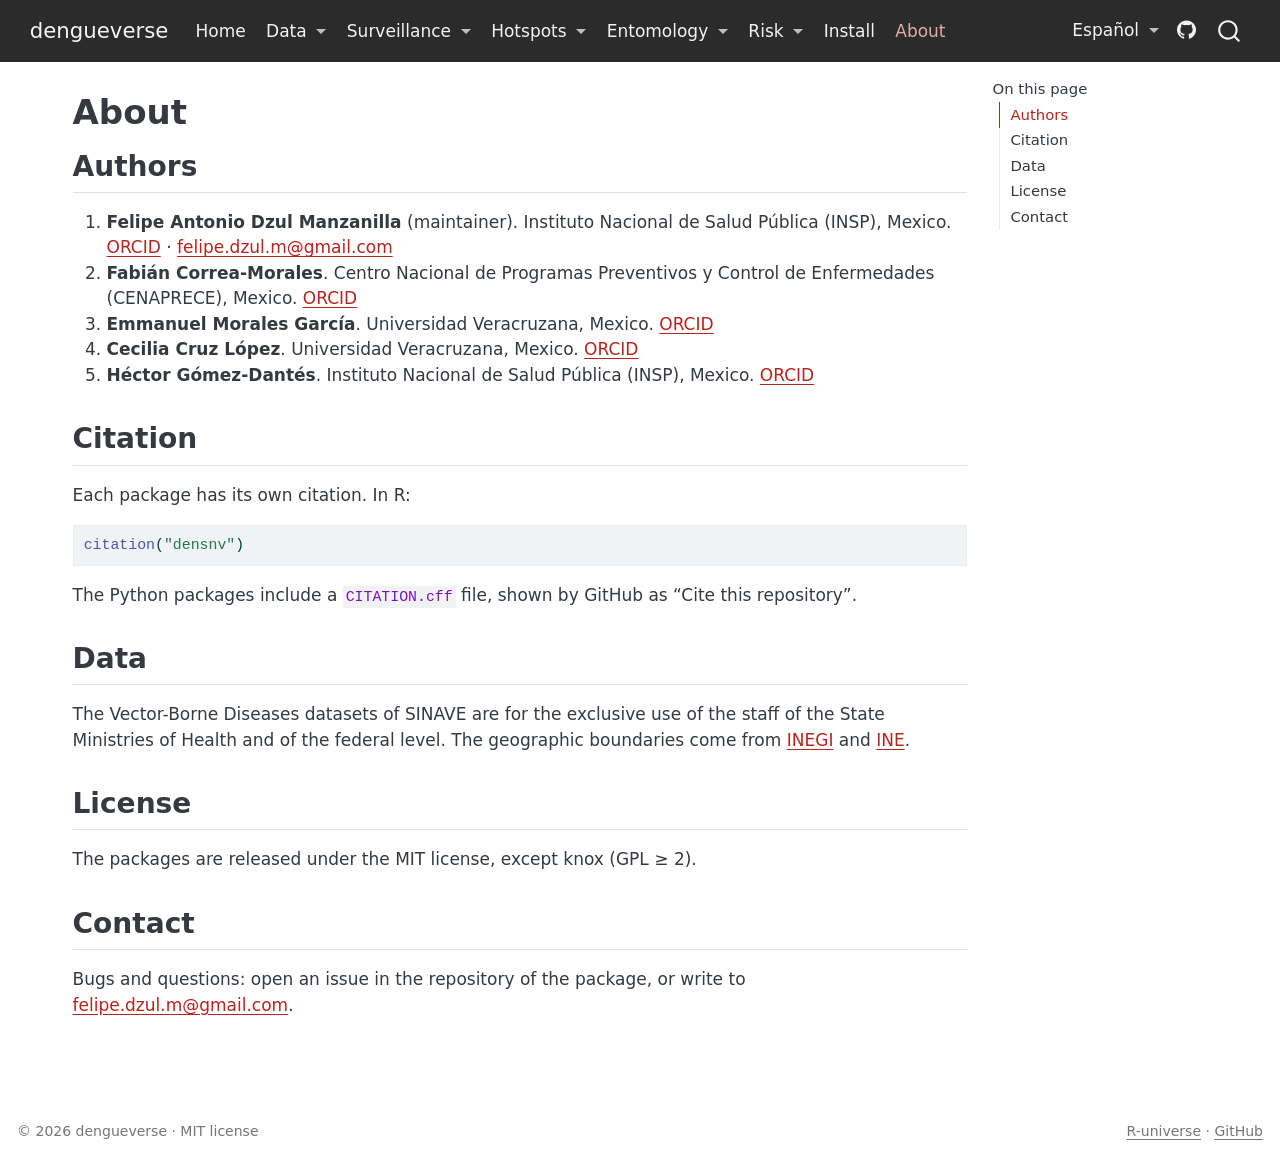
<file: about.html>
<!DOCTYPE html>
<html xmlns="http://www.w3.org/1999/xhtml" lang="en" xml:lang="en"><head>

<meta charset="utf-8">
<meta name="generator" content="quarto-1.11.9">

<meta name="viewport" content="width=device-width, initial-scale=1.0, user-scalable=yes">


<title>About – dengueverse</title>
<style>
/* Default styles provided by pandoc.
** See https://pandoc.org/MANUAL.html#variables-for-html for config info.
*/
span.smallcaps{font-variant: small-caps;}
div.columns{display: flex; gap: 1.5em;}
div.column{flex: auto;}
@media screen {
div.columns{gap: min(4vw, 1.5em);}
div.column{overflow-x: auto;}
}
div.hanging-indent{margin-left: 1.5em; text-indent: -1.5em;}
ul.task-list{list-style: none;}
ul.task-list li input[type="checkbox"] {
  width: 0.8em;
  margin: 0 0.8em 0.2em -1em; /* quarto-specific, see https://github.com/quarto-dev/quarto-cli/issues/4556 */ 
  vertical-align: middle;
}
/* CSS for syntax highlighting */
html { -webkit-text-size-adjust: 100%; }
pre > code.sourceCode { white-space: pre; position: relative; }
pre > code.sourceCode > span { display: inline-block; line-height: 1.25; }
pre > code.sourceCode > span:empty { height: 1.2em; }
.sourceCode { overflow: visible; }
code.sourceCode > span { color: inherit; text-decoration: inherit; }
div.sourceCode { margin: 1em 0; }
pre.sourceCode { margin: 0; }
@media screen {
div.sourceCode { overflow: auto; }
}
@media print {
pre > code.sourceCode { white-space: pre-wrap; }
pre > code.sourceCode > span { text-indent: -5em; padding-left: 5em; }
}
pre.numberSource code
  { counter-reset: source-line 0; }
pre.numberSource code > span
  { position: relative; left: -4em; counter-increment: source-line; }
pre.numberSource code > span > a:first-child::before
  { content: counter(source-line);
    position: relative; left: -1em; text-align: right; vertical-align: baseline;
    border: none; display: inline-block;
    -webkit-touch-callout: none; -webkit-user-select: none;
    -khtml-user-select: none; -moz-user-select: none;
    -ms-user-select: none; user-select: none;
    padding: 0 4px; width: 4em;
  }
pre.numberSource { margin-left: 3em;  padding-left: 4px; }
div.sourceCode
  {   }
@media screen {
pre > code.sourceCode > span > a:first-child::before { text-decoration: underline; }
}
</style>


<script src="site_libs/quarto-nav/quarto-nav.js"></script>
<script src="site_libs/quarto-nav/headroom.min.js"></script>
<script src="site_libs/clipboard/clipboard.min.js"></script>
<script src="site_libs/quarto-search/autocomplete.umd.js"></script>
<script src="site_libs/quarto-search/fuse.min.js"></script>
<script src="site_libs/quarto-search/quarto-search.js"></script>
<meta name="quarto:offset" content="./">
<script src="site_libs/quarto-html/quarto.js" type="module"></script>
<script src="site_libs/quarto-html/tabsets/tabsets.js" type="module"></script>
<script src="site_libs/quarto-html/scrollable-regions/scrollable-regions.js" type="module"></script>
<script src="site_libs/quarto-html/popper.min.js"></script>
<script src="site_libs/quarto-html/tippy.umd.min.js"></script>
<script src="site_libs/quarto-html/anchor.min.js"></script>
<link href="site_libs/quarto-html/tippy.css" rel="stylesheet">
<link href="site_libs/quarto-html/quarto-syntax-highlighting-63b5708e65d6cd79cd7618c58d0c21e7.css" rel="stylesheet" id="quarto-text-highlighting-styles">
<script src="site_libs/bootstrap/bootstrap.min.js"></script>
<link href="site_libs/bootstrap/bootstrap-icons.css" rel="stylesheet">
<link href="site_libs/bootstrap/bootstrap-2d8e028afc410ef284fb67275816c363.min.css" rel="stylesheet" append-hash="true" id="quarto-bootstrap" data-mode="light">
<script id="quarto-search-options" type="application/json">{
  "location": "navbar",
  "copy-button": false,
  "collapse-after": 3,
  "panel-placement": "end",
  "type": "overlay",
  "limit": 50,
  "keyboard-shortcut": [
    "f",
    "/",
    "s"
  ],
  "show-item-context": false,
  "language": {
    "search-no-results-text": "No results",
    "search-matching-documents-text": "matching documents",
    "search-copy-link-title": "Copy link to search",
    "search-hide-matches-text": "Hide additional matches",
    "search-more-match-text": "more match in this document",
    "search-more-matches-text": "more matches in this document",
    "search-clear-button-title": "Clear",
    "search-text-placeholder": "",
    "search-detached-cancel-button-title": "Cancel",
    "search-submit-button-title": "Submit",
    "search-label": "Search"
  }
}</script>


<meta property="og:title" content="About – dengueverse">
<meta property="og:description" content="R and Python packages for the analysis of dengue transmission and the operational decisions of the dengue prevention and control program in Mexico.">
<meta property="og:site_name" content="dengueverse">
</head>

<body class="nav-fixed quarto-light"><a id="quarto-skip-link" class="visually-hidden-focusable" href="#quarto-document-content">Skip to main content</a>

<div id="quarto-search-results"></div>
  <header id="quarto-header" class="headroom fixed-top">
    <nav class="navbar navbar-expand-lg " data-bs-theme="dark" aria-label="Site">
      <div class="navbar-container container-fluid">
      <div class="navbar-brand-container mx-auto">
    <a class="navbar-brand" href="./index.html">
    <span class="navbar-title">dengueverse</span>
    </a>
  </div>
          <button class="navbar-toggler" type="button" data-bs-toggle="collapse" data-bs-target="#navbarCollapse" aria-controls="navbarCollapse" aria-expanded="false" aria-label="Toggle navigation" onclick="if (window.quartoToggleHeadroom) { window.quartoToggleHeadroom(); }">
  <span class="navbar-toggler-icon"></span>
</button>
          <div class="collapse navbar-collapse" id="navbarCollapse">
            <ul class="navbar-nav navbar-nav-scroll me-auto">
  <li class="nav-item">
    <a class="nav-link" href="./index.html"> 
<span class="menu-text">Home</span></a>
  </li>  
  <li class="nav-item dropdown ">
    <a class="nav-link dropdown-toggle" href="#" id="nav-menu-data" role="link" data-bs-toggle="dropdown" aria-expanded="false">
 <span class="menu-text">Data</span>
    </a>
    <ul class="dropdown-menu" aria-labelledby="nav-menu-data">    
        <li>
    <a class="dropdown-item" href="https://github.com/fdzul/sinave">
 <span class="dropdown-text">sinave</span></a>
  </li>  
        <li>
    <a class="dropdown-item" href="https://fdzul.github.io/rgeomex/">
 <span class="dropdown-text">rgeomex</span></a>
  </li>  
        <li>
    <a class="dropdown-item" href="https://fdzul.github.io/rgeomex-py/">
 <span class="dropdown-text">rgeomex-py (Python)</span></a>
  </li>  
        <li>
    <a class="dropdown-item" href="https://fdzul.github.io/popmex/">
 <span class="dropdown-text">popmex</span></a>
  </li>  
        <li>
    <a class="dropdown-item" href="https://fdzul.github.io/denguedatasets/">
 <span class="dropdown-text">denguedatasets</span></a>
  </li>  
        <li>
    <a class="dropdown-item" href="https://fdzul.github.io/denguedatasets-py/">
 <span class="dropdown-text">denguedatasets-py (Python)</span></a>
  </li>  
        <li>
    <a class="dropdown-item" href="https://github.com/fdzul/ewarsmx">
 <span class="dropdown-text">ewarsmx</span></a>
  </li>  
        <li>
    <a class="dropdown-item" href="https://github.com/fdzul/climex">
 <span class="dropdown-text">climex (Python)</span></a>
  </li>  
    </ul>
  </li>
  <li class="nav-item dropdown ">
    <a class="nav-link dropdown-toggle" href="#" id="nav-menu-surveillance" role="link" data-bs-toggle="dropdown" aria-expanded="false">
 <span class="menu-text">Surveillance</span>
    </a>
    <ul class="dropdown-menu" aria-labelledby="nav-menu-surveillance">    
        <li>
    <a class="dropdown-item" href="https://fdzul.github.io/densnv/">
 <span class="dropdown-text">densnv</span></a>
  </li>  
        <li>
    <a class="dropdown-item" href="https://fdzul.github.io/densnv-py/">
 <span class="dropdown-text">densnv-py (Python)</span></a>
  </li>  
        <li>
    <a class="dropdown-item" href="https://github.com/fdzul/vectoRcontrol">
 <span class="dropdown-text">vectoRcontrol</span></a>
  </li>  
        <li>
    <a class="dropdown-item" href="https://github.com/fdzul/epifeatures">
 <span class="dropdown-text">epifeatures</span></a>
  </li>  
        <li>
    <a class="dropdown-item" href="https://github.com/fdzul/boldenr">
 <span class="dropdown-text">boldenr (legacy)</span></a>
  </li>  
    </ul>
  </li>
  <li class="nav-item dropdown ">
    <a class="nav-link dropdown-toggle" href="#" id="nav-menu-hotspots" role="link" data-bs-toggle="dropdown" aria-expanded="false">
 <span class="menu-text">Hotspots</span>
    </a>
    <ul class="dropdown-menu" aria-labelledby="nav-menu-hotspots">    
        <li>
    <a class="dropdown-item" href="https://fdzul.github.io/denhotspots/">
 <span class="dropdown-text">denhotspots</span></a>
  </li>  
        <li>
    <a class="dropdown-item" href="https://github.com/fdzul/knox">
 <span class="dropdown-text">knox</span></a>
  </li>  
    </ul>
  </li>
  <li class="nav-item dropdown ">
    <a class="nav-link dropdown-toggle" href="#" id="nav-menu-entomology" role="link" data-bs-toggle="dropdown" aria-expanded="false">
 <span class="menu-text">Entomology</span>
    </a>
    <ul class="dropdown-menu" aria-labelledby="nav-menu-entomology">    
        <li>
    <a class="dropdown-item" href="https://fdzul.github.io/deneggs/">
 <span class="dropdown-text">deneggs</span></a>
  </li>  
    </ul>
  </li>
  <li class="nav-item dropdown ">
    <a class="nav-link dropdown-toggle" href="#" id="nav-menu-risk" role="link" data-bs-toggle="dropdown" aria-expanded="false">
 <span class="menu-text">Risk</span>
    </a>
    <ul class="dropdown-menu" aria-labelledby="nav-menu-risk">    
        <li>
    <a class="dropdown-item" href="https://fdzul.github.io/denrisk/">
 <span class="dropdown-text">denrisk</span></a>
  </li>  
        <li>
    <a class="dropdown-item" href="https://github.com/fdzul/dengueriskcdmx">
 <span class="dropdown-text">dengueriskcdmx</span></a>
  </li>  
        <li>
    <a class="dropdown-item" href="https://fdzul.github.io/dengueriskcdmx-py/">
 <span class="dropdown-text">dengueriskcdmx-py (Python)</span></a>
  </li>  
    </ul>
  </li>
  <li class="nav-item">
    <a class="nav-link" href="./install.html"> 
<span class="menu-text">Install</span></a>
  </li>  
  <li class="nav-item">
    <a class="nav-link active" href="./about.html" aria-current="page"> 
<span class="menu-text">About</span></a>
  </li>  
</ul>
            <ul class="navbar-nav navbar-nav-scroll ms-auto">
  <li class="nav-item dropdown ">
    <a class="nav-link dropdown-toggle" href="#" id="nav-menu-español" role="link" data-bs-toggle="dropdown" aria-expanded="false">
 <span class="menu-text">Español</span>
    </a>
    <ul class="dropdown-menu dropdown-menu-end" aria-labelledby="nav-menu-español">    
        <li>
    <a class="dropdown-item" href="./es/index.html">
 <span class="dropdown-text">Inicio</span></a>
  </li>  
        <li>
    <a class="dropdown-item" href="./es/instalacion.html">
 <span class="dropdown-text">Instalación</span></a>
  </li>  
        <li>
    <a class="dropdown-item" href="./es/acerca.html">
 <span class="dropdown-text">Acerca de</span></a>
  </li>  
    </ul>
  </li>
  <li class="nav-item compact">
    <a class="nav-link" href="https://github.com/fdzul/dengueverse"> <i class="bi bi-github" role="img" aria-label="GitHub">
</i> 
<span class="menu-text"></span></a>
  </li>  
</ul>
          </div> <!-- /navcollapse -->
            <div class="quarto-navbar-tools">
</div>
            <div id="quarto-search" class="" title="Search"></div>
      </div> <!-- /container-fluid -->
    </nav>
</header>
<!-- content -->
<div id="quarto-content" class="quarto-container page-columns page-rows-contents page-layout-full page-navbar">
<!-- sidebar -->
<!-- margin-sidebar -->
    <div id="quarto-margin-sidebar" class="sidebar margin-sidebar">
        <nav id="TOC" role="doc-toc" aria-labelledby="toc-title" class="toc-active">
    <h2 id="toc-title">On this page</h2>
   
  <ul>
  <li><a href="#authors" id="toc-authors" class="nav-link active" data-scroll-target="#authors">Authors</a></li>
  <li><a href="#citation" id="toc-citation" class="nav-link" data-scroll-target="#citation">Citation</a></li>
  <li><a href="#data" id="toc-data" class="nav-link" data-scroll-target="#data">Data</a></li>
  <li><a href="#license" id="toc-license" class="nav-link" data-scroll-target="#license">License</a></li>
  <li><a href="#contact" id="toc-contact" class="nav-link" data-scroll-target="#contact">Contact</a></li>
  </ul>
</nav>
    </div>
<!-- main -->
<main class="content column-page-left" id="quarto-document-content" tabindex="-1">

<header id="title-block-header" class="quarto-title-block default">
<div class="quarto-title">
<h1 class="title">About</h1>
</div>



<div class="quarto-title-meta column-page-left">

    
  
    
  </div>
  


</header>


<section id="authors" class="level2">
<h2 class="anchored" data-anchor-id="authors">Authors</h2>
<ol type="1">
<li><strong>Felipe Antonio Dzul Manzanilla</strong> (maintainer). Instituto Nacional de Salud Pública (INSP), Mexico. <a href="https://orcid.org/0000-0002-2085-9141">ORCID</a> · <a href="mailto:felipe.dzul.m@gmail.com" class="email">felipe.dzul.m@gmail.com</a></li>
<li><strong>Fabián Correa-Morales</strong>. Centro Nacional de Programas Preventivos y Control de Enfermedades (CENAPRECE), Mexico. <a href="https://orcid.org/0000-0002-6193-1242">ORCID</a></li>
<li><strong>Emmanuel Morales García</strong>. Universidad Veracruzana, Mexico. <a href="https://orcid.org/0000-0002-6837-9227">ORCID</a></li>
<li><strong>Cecilia Cruz López</strong>. Universidad Veracruzana, Mexico. <a href="https://orcid.org/0000-0002-9156-5669">ORCID</a></li>
<li><strong>Héctor Gómez-Dantés</strong>. Instituto Nacional de Salud Pública (INSP), Mexico. <a href="https://orcid.org/0000-0002-2025-3641">ORCID</a></li>
</ol>
</section>
<section id="citation" class="level2">
<h2 class="anchored" data-anchor-id="citation">Citation</h2>
<p>Each package has its own citation. In R:</p>
<div class="code-copy-outer-scaffold"><div class="sourceCode" id="cb1"><pre class="sourceCode r code-with-copy"><code class="sourceCode r"><span id="cb1-1"><a href="#cb1-1" aria-hidden="true" tabindex="-1"></a><span class="fu">citation</span>(<span class="st">"densnv"</span>)</span></code></pre></div><button title="Copy to Clipboard" class="code-copy-button"><i class="bi"></i></button></div>
<p>The Python packages include a <code>CITATION.cff</code> file, shown by GitHub as “Cite this repository”.</p>
</section>
<section id="data" class="level2">
<h2 class="anchored" data-anchor-id="data">Data</h2>
<p>The Vector-Borne Diseases datasets of SINAVE are for the exclusive use of the staff of the State Ministries of Health and of the federal level. The geographic boundaries come from <a href="https://www.inegi.org.mx/temas/mg">INEGI</a> and <a href="https://pautas.ine.mx/transparencia/mapas/">INE</a>.</p>
</section>
<section id="license" class="level2">
<h2 class="anchored" data-anchor-id="license">License</h2>
<p>The packages are released under the MIT license, except knox (GPL ≥ 2).</p>
</section>
<section id="contact" class="level2">
<h2 class="anchored" data-anchor-id="contact">Contact</h2>
<p>Bugs and questions: open an issue in the repository of the package, or write to <a href="mailto:felipe.dzul.m@gmail.com" class="email">felipe.dzul.m@gmail.com</a>.</p>


</section>

<a onclick="window.scrollTo(0, 0); return false;" role="button" id="quarto-back-to-top"><i class="bi bi-arrow-up"></i> Back to top</a></main> <!-- /main -->
<script id="quarto-html-after-body" type="application/javascript">
  window.document.addEventListener("DOMContentLoaded", function (event) {
    const icon = "";
    const anchorJS = new window.AnchorJS();
    anchorJS.options = {
      placement: 'right',
      icon: icon
    };
    anchorJS.add('.anchored');
    const isCodeAnnotation = (el) => {
      for (const clz of el.classList) {
        if (clz.startsWith('code-annotation-')) {                     
          return true;
        }
      }
      return false;
    }
    const onCopySuccess = function(e) {
      // button target
      const button = e.trigger;
      // don't keep focus
      button.blur();
      // flash "checked"
      button.classList.add('code-copy-button-checked');
      var currentTitle = button.getAttribute("title");
      button.setAttribute("title", "Copied!");
      let tooltip;
      if (window.bootstrap) {
        button.setAttribute("data-bs-toggle", "tooltip");
        button.setAttribute("data-bs-placement", "left");
        button.setAttribute("data-bs-title", "Copied!");
        tooltip = new bootstrap.Tooltip(button, 
          { trigger: "manual", 
            customClass: "code-copy-button-tooltip",
            offset: [0, -8]});
        tooltip.show();    
      }
      setTimeout(function() {
        if (tooltip) {
          tooltip.hide();
          button.removeAttribute("data-bs-title");
          button.removeAttribute("data-bs-toggle");
          button.removeAttribute("data-bs-placement");
        }
        button.setAttribute("title", currentTitle);
        button.classList.remove('code-copy-button-checked');
      }, 1000);
      // clear code selection
      e.clearSelection();
    }
    const getTextToCopy = function(trigger) {
      const outerScaffold = trigger.parentElement.cloneNode(true);
      const codeEl = outerScaffold.querySelector('code');
      for (const childEl of codeEl.children) {
        if (isCodeAnnotation(childEl)) {
          childEl.remove();
        }
      }
      return codeEl.innerText;
    }
    const clipboard = new window.ClipboardJS('.code-copy-button:not([data-in-quarto-modal])', {
      text: getTextToCopy
    });
    clipboard.on('success', onCopySuccess);
    if (window.document.getElementById('quarto-embedded-source-code-modal')) {
      const clipboardModal = new window.ClipboardJS('.code-copy-button[data-in-quarto-modal]', {
        text: getTextToCopy,
        container: window.document.getElementById('quarto-embedded-source-code-modal')
      });
      clipboardModal.on('success', onCopySuccess);
    }
      var localhostRegex = new RegExp(/^(?:http|https):\/\/localhost\:?[0-9]*\//);
      var mailtoRegex = new RegExp(/^mailto:/);
        var filterRegex = new RegExp("https:\/\/fdzul\.github\.io\/dengueverse\/");
      var isInternal = (href) => {
          return filterRegex.test(href) || localhostRegex.test(href) || mailtoRegex.test(href);
      }
      // Inspect non-navigation links and adorn them if external
      window.quartoDecorateExternalLinks = function (root) {
     var links = (root || window.document).querySelectorAll('a[href]:not(.nav-link):not(.navbar-brand):not(.toc-action):not(.sidebar-link):not(.sidebar-item-toggle):not(.pagination-link):not(.no-external):not([aria-hidden]):not(.dropdown-item):not(.quarto-navigation-tool):not(.about-link)');
      for (var i=0; i<links.length; i++) {
        const link = links[i];
        if (!isInternal(link.href)) {
          // undo the damage that might have been done by quarto-nav.js in the case of
          // links that we want to consider external
          if (link.dataset.originalHref !== undefined) {
            link.href = link.dataset.originalHref;
          }
          if (!link.classList.contains('no-external-icon')) {
          }
        }
      }
      };
      window.quartoDecorateExternalLinks(window.document);
    // Esc closes the popup (WCAG 1.4.13) and focus leaving both trigger and
    // popup closes it (WCAG 2.4.11); tippy handles neither for interactive popups.
    const hideOnEscAndFocusOut = {
      name: 'hideOnEscAndFocusOut',
      defaultValue: true,
      fn(instance) {
        const dismiss = () => {
          // A show scheduled by the trigger delay would otherwise reopen it
          instance.clearDelayTimeouts();
          instance.hide();
        };
        const onKeyDown = (event) => {
          if (event.key !== 'Escape') {
            return;
          }
          // Keep Esc from also reaching page handlers (e.g. reveal.js overview),
          // except an open reveal.js slide menu, which Esc should close too.
          // The menu handles keys only when its keyboard option is on.
          const menuHandlesEsc = window.Reveal?.getPlugin?.('menu')?.isOpen() &&
            window.Reveal.getConfig().menu?.keyboard !== false;
          if (!menuHandlesEsc) {
            event.stopPropagation();
          }
          if (instance.popper.contains(window.document.activeElement)) {
            // Disabled while refocusing so the focus trigger does not reopen it
            instance.disable();
            instance.reference.focus();
            instance.enable();
          }
          dismiss();
        };
        const onFocusOut = (event) => {
          const target = event.relatedTarget;
          if (target && !instance.reference.contains(target) &&
              !instance.popper.contains(target)) {
            dismiss();
          }
        };
        // On the trigger too: a click trigger (code-annotations: select) has no
        // blur handling. Attached for the instance's lifetime so leaving the
        // trigger also cancels a show still pending on the trigger delay.
        instance.reference.addEventListener('focusout', onFocusOut);
        return {
          onShow() {
            window.document.addEventListener('keydown', onKeyDown, true);
            instance.popper.addEventListener('focusout', onFocusOut);
          },
          onHide() {
            window.document.removeEventListener('keydown', onKeyDown, true);
            instance.popper.removeEventListener('focusout', onFocusOut);
          },
          onDestroy() {
            instance.reference.removeEventListener('focusout', onFocusOut);
          },
        };
      },
    };
    function tippyHover(el, contentFn, onTriggerFn, onUntriggerFn) {
      const config = {
        allowHTML: true,
        maxWidth: 500,
        delay: 100,
        arrow: false,
        appendTo: function(el) {
            return el.parentElement;
        },
        interactive: true,
        interactiveBorder: 10,
        theme: 'quarto',
        placement: 'bottom-start',
        plugins: [hideOnEscAndFocusOut],
      };
      if (contentFn) {
        config.content = contentFn;
      }
      if (onTriggerFn) {
        config.onTrigger = onTriggerFn;
      }
      if (onUntriggerFn) {
        config.onUntrigger = onUntriggerFn;
      }
      window.tippy(el, config); 
    }
    const noterefs = window.document.querySelectorAll('a[role="doc-noteref"]');
    for (var i=0; i<noterefs.length; i++) {
      const ref = noterefs[i];
      tippyHover(ref, function() {
        // use id or data attribute instead here
        let href = ref.getAttribute('data-footnote-href') || ref.getAttribute('href');
        try { href = new URL(href).hash; } catch {}
        const id = href.replace(/^#\/?/, "");
        const note = window.document.getElementById(id);
        if (note) {
          return note.innerHTML;
        } else {
          return "";
        }
      });
    }
    const xrefs = window.document.querySelectorAll('a.quarto-xref');
    const processXRef = (id, note) => {
      // Strip column container classes
      const stripColumnClz = (el) => {
        el.classList.remove("page-full", "page-columns");
        if (el.children) {
          for (const child of el.children) {
            stripColumnClz(child);
          }
        }
      }
      stripColumnClz(note)
      if (id === null || id.startsWith('sec-')) {
        // Special case sections, only their first couple elements
        const container = document.createElement("div");
        if (note.children && note.children.length > 2) {
          container.appendChild(note.children[0].cloneNode(true));
          for (let i = 1; i < note.children.length; i++) {
            const child = note.children[i];
            if (child.tagName === "P" && child.innerText === "") {
              continue;
            } else {
              container.appendChild(child.cloneNode(true));
              break;
            }
          }
          if (window.Quarto?.typesetMath) {
            window.Quarto.typesetMath(container);
          }
          return container.innerHTML
        } else {
          if (window.Quarto?.typesetMath) {
            window.Quarto.typesetMath(note);
          }
          return note.innerHTML;
        }
      } else {
        // Remove any anchor links if they are present
        const anchorLink = note.querySelector('a.anchorjs-link');
        if (anchorLink) {
          anchorLink.remove();
        }
        if (window.Quarto?.typesetMath) {
          window.Quarto.typesetMath(note);
        }
        if (note.classList.contains("callout")) {
          return note.outerHTML;
        } else {
          return note.innerHTML;
        }
      }
    }
    for (var i=0; i<xrefs.length; i++) {
      const xref = xrefs[i];
      tippyHover(xref, undefined, function(instance) {
        instance.disable();
        let url = xref.getAttribute('href');
        let hash = undefined; 
        if (url.startsWith('#')) {
          hash = url;
        } else {
          try { hash = new URL(url).hash; } catch {}
        }
        if (hash) {
          const id = hash.replace(/^#\/?/, "");
          const note = window.document.getElementById(id);
          if (note !== null) {
            try {
              const html = processXRef(id, note.cloneNode(true));
              instance.setContent(html);
            } finally {
              instance.enable();
              instance.show();
            }
          } else {
            // See if we can fetch this
            fetch(url.split('#')[0])
            .then(res => res.text())
            .then(html => {
              const parser = new DOMParser();
              const htmlDoc = parser.parseFromString(html, "text/html");
              const note = htmlDoc.getElementById(id);
              if (note !== null) {
                const html = processXRef(id, note);
                instance.setContent(html);
              } 
            }).finally(() => {
              instance.enable();
              instance.show();
            });
          }
        } else {
          // See if we can fetch a full url (with no hash to target)
          // This is a special case and we should probably do some content thinning / targeting
          fetch(url)
          .then(res => res.text())
          .then(html => {
            const parser = new DOMParser();
            const htmlDoc = parser.parseFromString(html, "text/html");
            const note = htmlDoc.querySelector('main.content');
            if (note !== null) {
              // This should only happen for chapter cross references
              // (since there is no id in the URL)
              // remove the first header
              if (note.children.length > 0 && note.children[0].tagName === "HEADER") {
                note.children[0].remove();
              }
              const html = processXRef(null, note);
              instance.setContent(html);
            } 
          }).finally(() => {
            instance.enable();
            instance.show();
          });
        }
      }, function(instance) {
      });
    }
        let selectedAnnoteEl;
        const selectorForAnnotation = ( cell, annotation) => {
          let cellAttr = 'data-code-cell="' + cell + '"';
          let lineAttr = 'data-code-annotation="' +  annotation + '"';
          const selector = 'span[' + cellAttr + '][' + lineAttr + ']';
          return selector;
        }
        const selectCodeLines = (annoteEl) => {
          const doc = window.document;
          const targetCell = annoteEl.getAttribute("data-target-cell");
          const targetAnnotation = annoteEl.getAttribute("data-target-annotation");
          const annoteSpan = window.document.querySelector(selectorForAnnotation(targetCell, targetAnnotation));
          const lines = annoteSpan.getAttribute("data-code-lines").split(",");
          const lineIds = lines.map((line) => {
            return targetCell + "-" + line;
          })
          // Each band is positioned against its own containing block, which is
          // not the offsetParent of the lines, so place it from client rects.
          const placeBand = (band, firstEl, lastEl, codeBlock) => {
            const container = band.offsetParent;
            if (container === null) {
              return;
            }
            const containerRect = container.getBoundingClientRect();
            // Reveal.js scales slides with a transform, so convert client
            // pixels back to the CSS pixels of the container.
            const scale = containerRect.height / container.offsetHeight || 1;
            const firstRect = firstEl.getBoundingClientRect();
            const lastRect = lastEl.getBoundingClientRect();
            const top = (firstRect.top - containerRect.top) / scale - container.clientTop + container.scrollTop;
            const height = (lastRect.bottom - firstRect.top) / scale;
            band.style.top = top - 2 + "px";
            band.style.height = height + 4 + "px";
            if (codeBlock) {
              // Without the copy button wrapper, the containing block is wider
              // than the code block, so span the code block explicitly.
              const blockRect = codeBlock.getBoundingClientRect();
              band.style.left = (blockRect.left - containerRect.left) / scale - container.clientLeft + container.scrollLeft + "px";
              band.style.width = blockRect.width / scale + "px";
            }
          };
          if (lineIds.length > 0) {
            const el = window.document.getElementById(lineIds[0]);
            const lastEl = window.document.getElementById(lineIds[lineIds.length - 1]);
            const parent = el.parentElement.parentElement;
            // cook up a div (if necessary) and position it
            let div = window.document.getElementById("code-annotation-line-highlight");
            if (div === null) {
              div = window.document.createElement("div");
              div.setAttribute("id", "code-annotation-line-highlight");
              div.style.position = 'absolute';
              parent.appendChild(div);
            }
            placeBand(div, el, lastEl, parent.closest("div.sourceCode") || parent);
            let gutterDiv = window.document.getElementById("code-annotation-line-highlight-gutter");
            if (gutterDiv === null) {
              gutterDiv = window.document.createElement("div");
              gutterDiv.setAttribute("id", "code-annotation-line-highlight-gutter");
              gutterDiv.style.position = 'absolute';
              const codeCell = window.document.getElementById(targetCell);
              const gutter = codeCell.querySelector('.code-annotation-gutter');
              gutter.appendChild(gutterDiv);
            }
            placeBand(gutterDiv, el, lastEl);
            selectedAnnoteEl = annoteEl;
          }
        };
        const unselectCodeLines = () => {
          const elementsIds = ["code-annotation-line-highlight", "code-annotation-line-highlight-gutter"];
          elementsIds.forEach((elId) => {
            const div = window.document.getElementById(elId);
            if (div) {
              div.remove();
            }
          });
          selectedAnnoteEl = undefined;
        };
          // Handle positioning of the toggle
      window.addEventListener(
        "resize",
        throttle(() => {
          elRect = undefined;
          if (selectedAnnoteEl) {
            selectCodeLines(selectedAnnoteEl);
          }
        }, 10)
      );
      function throttle(fn, ms) {
      let throttle = false;
      let timer;
        return (...args) => {
          if(!throttle) { // first call gets through
              fn.apply(this, args);
              throttle = true;
          } else { // all the others get throttled
              if(timer) clearTimeout(timer); // cancel #2
              timer = setTimeout(() => {
                fn.apply(this, args);
                timer = throttle = false;
              }, ms);
          }
        };
      }
        // Attach click handler to the DT
        const annoteDls = window.document.querySelectorAll('dt[data-target-cell]');
        for (const annoteDlNode of annoteDls) {
          annoteDlNode.addEventListener('click', (event) => {
            const clickedEl = event.target;
            if (clickedEl !== selectedAnnoteEl) {
              unselectCodeLines();
              const activeEl = window.document.querySelector('dt[data-target-cell].code-annotation-active');
              if (activeEl) {
                activeEl.classList.remove('code-annotation-active');
              }
              selectCodeLines(clickedEl);
              clickedEl.classList.add('code-annotation-active');
            } else {
              // Unselect the line
              unselectCodeLines();
              clickedEl.classList.remove('code-annotation-active');
            }
          });
        }
    const findCites = (el) => {
      const parentEl = el.parentElement;
      if (parentEl) {
        const cites = parentEl.dataset.cites;
        if (cites) {
          return {
            el,
            cites: cites.split(' ')
          };
        } else {
          return findCites(el.parentElement)
        }
      } else {
        return undefined;
      }
    };
    var bibliorefs = window.document.querySelectorAll('a[role="doc-biblioref"]');
    for (var i=0; i<bibliorefs.length; i++) {
      const ref = bibliorefs[i];
      const citeInfo = findCites(ref);
      if (citeInfo) {
        tippyHover(citeInfo.el, function() {
          var popup = window.document.createElement('div');
          citeInfo.cites.forEach(function(cite) {
            var citeDiv = window.document.createElement('div');
            citeDiv.classList.add('hanging-indent');
            citeDiv.classList.add('csl-entry');
            var biblioDiv = window.document.getElementById('ref-' + cite);
            if (biblioDiv) {
              citeDiv.innerHTML = biblioDiv.innerHTML;
            }
            popup.appendChild(citeDiv);
          });
          return popup.innerHTML;
        });
      }
    }
  });
  </script>
  <script type="application/javascript">
  window.quartoScrollableRegionsLabels = {"code":"Scrollable code","output":"Scrollable output"};
  </script>
</div> <!-- /content -->
<footer class="footer">
  <div class="nav-footer">
    <div class="nav-footer-left">
<p>© 2026 dengueverse · MIT license</p>
</div>   
    <div class="nav-footer-center">
      &nbsp;
    </div>
    <div class="nav-footer-right">
<p><a href="https://fdzul.r-universe.dev">R-universe</a> · <a href="https://github.com/fdzul">GitHub</a></p>
</div>
  </div>
</footer>




</body></html>
</file>
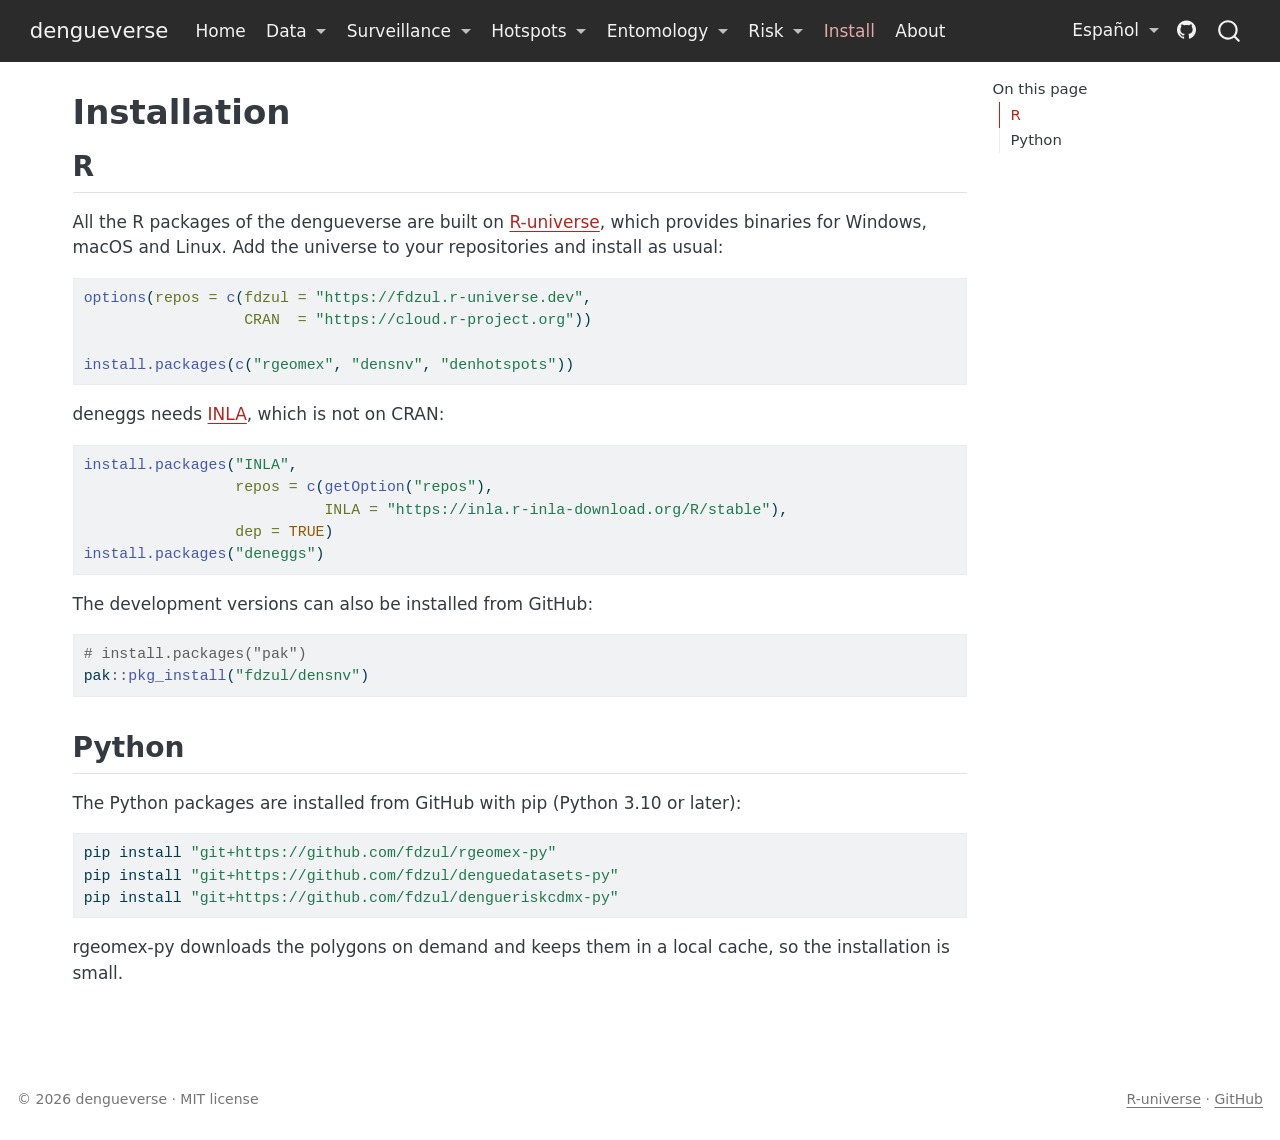
<file: install.html>
<!DOCTYPE html>
<html xmlns="http://www.w3.org/1999/xhtml" lang="en" xml:lang="en"><head>

<meta charset="utf-8">
<meta name="generator" content="quarto-1.11.9">

<meta name="viewport" content="width=device-width, initial-scale=1.0, user-scalable=yes">


<title>Installation – dengueverse</title>
<style>
/* Default styles provided by pandoc.
** See https://pandoc.org/MANUAL.html#variables-for-html for config info.
*/
span.smallcaps{font-variant: small-caps;}
div.columns{display: flex; gap: 1.5em;}
div.column{flex: auto;}
@media screen {
div.columns{gap: min(4vw, 1.5em);}
div.column{overflow-x: auto;}
}
div.hanging-indent{margin-left: 1.5em; text-indent: -1.5em;}
ul.task-list{list-style: none;}
ul.task-list li input[type="checkbox"] {
  width: 0.8em;
  margin: 0 0.8em 0.2em -1em; /* quarto-specific, see https://github.com/quarto-dev/quarto-cli/issues/4556 */ 
  vertical-align: middle;
}
/* CSS for syntax highlighting */
html { -webkit-text-size-adjust: 100%; }
pre > code.sourceCode { white-space: pre; position: relative; }
pre > code.sourceCode > span { display: inline-block; line-height: 1.25; }
pre > code.sourceCode > span:empty { height: 1.2em; }
.sourceCode { overflow: visible; }
code.sourceCode > span { color: inherit; text-decoration: inherit; }
div.sourceCode { margin: 1em 0; }
pre.sourceCode { margin: 0; }
@media screen {
div.sourceCode { overflow: auto; }
}
@media print {
pre > code.sourceCode { white-space: pre-wrap; }
pre > code.sourceCode > span { text-indent: -5em; padding-left: 5em; }
}
pre.numberSource code
  { counter-reset: source-line 0; }
pre.numberSource code > span
  { position: relative; left: -4em; counter-increment: source-line; }
pre.numberSource code > span > a:first-child::before
  { content: counter(source-line);
    position: relative; left: -1em; text-align: right; vertical-align: baseline;
    border: none; display: inline-block;
    -webkit-touch-callout: none; -webkit-user-select: none;
    -khtml-user-select: none; -moz-user-select: none;
    -ms-user-select: none; user-select: none;
    padding: 0 4px; width: 4em;
  }
pre.numberSource { margin-left: 3em;  padding-left: 4px; }
div.sourceCode
  {   }
@media screen {
pre > code.sourceCode > span > a:first-child::before { text-decoration: underline; }
}
</style>


<script src="site_libs/quarto-nav/quarto-nav.js"></script>
<script src="site_libs/quarto-nav/headroom.min.js"></script>
<script src="site_libs/clipboard/clipboard.min.js"></script>
<script src="site_libs/quarto-search/autocomplete.umd.js"></script>
<script src="site_libs/quarto-search/fuse.min.js"></script>
<script src="site_libs/quarto-search/quarto-search.js"></script>
<meta name="quarto:offset" content="./">
<script src="site_libs/quarto-html/quarto.js" type="module"></script>
<script src="site_libs/quarto-html/tabsets/tabsets.js" type="module"></script>
<script src="site_libs/quarto-html/scrollable-regions/scrollable-regions.js" type="module"></script>
<script src="site_libs/quarto-html/popper.min.js"></script>
<script src="site_libs/quarto-html/tippy.umd.min.js"></script>
<script src="site_libs/quarto-html/anchor.min.js"></script>
<link href="site_libs/quarto-html/tippy.css" rel="stylesheet">
<link href="site_libs/quarto-html/quarto-syntax-highlighting-63b5708e65d6cd79cd7618c58d0c21e7.css" rel="stylesheet" id="quarto-text-highlighting-styles">
<script src="site_libs/bootstrap/bootstrap.min.js"></script>
<link href="site_libs/bootstrap/bootstrap-icons.css" rel="stylesheet">
<link href="site_libs/bootstrap/bootstrap-2d8e028afc410ef284fb67275816c363.min.css" rel="stylesheet" append-hash="true" id="quarto-bootstrap" data-mode="light">
<script id="quarto-search-options" type="application/json">{
  "location": "navbar",
  "copy-button": false,
  "collapse-after": 3,
  "panel-placement": "end",
  "type": "overlay",
  "limit": 50,
  "keyboard-shortcut": [
    "f",
    "/",
    "s"
  ],
  "show-item-context": false,
  "language": {
    "search-no-results-text": "No results",
    "search-matching-documents-text": "matching documents",
    "search-copy-link-title": "Copy link to search",
    "search-hide-matches-text": "Hide additional matches",
    "search-more-match-text": "more match in this document",
    "search-more-matches-text": "more matches in this document",
    "search-clear-button-title": "Clear",
    "search-text-placeholder": "",
    "search-detached-cancel-button-title": "Cancel",
    "search-submit-button-title": "Submit",
    "search-label": "Search"
  }
}</script>


<meta property="og:title" content="Installation – dengueverse">
<meta property="og:description" content="R and Python packages for the analysis of dengue transmission and the operational decisions of the dengue prevention and control program in Mexico.">
<meta property="og:site_name" content="dengueverse">
</head>

<body class="nav-fixed quarto-light"><a id="quarto-skip-link" class="visually-hidden-focusable" href="#quarto-document-content">Skip to main content</a>

<div id="quarto-search-results"></div>
  <header id="quarto-header" class="headroom fixed-top">
    <nav class="navbar navbar-expand-lg " data-bs-theme="dark" aria-label="Site">
      <div class="navbar-container container-fluid">
      <div class="navbar-brand-container mx-auto">
    <a class="navbar-brand" href="./index.html">
    <span class="navbar-title">dengueverse</span>
    </a>
  </div>
          <button class="navbar-toggler" type="button" data-bs-toggle="collapse" data-bs-target="#navbarCollapse" aria-controls="navbarCollapse" aria-expanded="false" aria-label="Toggle navigation" onclick="if (window.quartoToggleHeadroom) { window.quartoToggleHeadroom(); }">
  <span class="navbar-toggler-icon"></span>
</button>
          <div class="collapse navbar-collapse" id="navbarCollapse">
            <ul class="navbar-nav navbar-nav-scroll me-auto">
  <li class="nav-item">
    <a class="nav-link" href="./index.html"> 
<span class="menu-text">Home</span></a>
  </li>  
  <li class="nav-item dropdown ">
    <a class="nav-link dropdown-toggle" href="#" id="nav-menu-data" role="link" data-bs-toggle="dropdown" aria-expanded="false">
 <span class="menu-text">Data</span>
    </a>
    <ul class="dropdown-menu" aria-labelledby="nav-menu-data">    
        <li>
    <a class="dropdown-item" href="https://github.com/fdzul/sinave">
 <span class="dropdown-text">sinave</span></a>
  </li>  
        <li>
    <a class="dropdown-item" href="https://fdzul.github.io/rgeomex/">
 <span class="dropdown-text">rgeomex</span></a>
  </li>  
        <li>
    <a class="dropdown-item" href="https://fdzul.github.io/rgeomex-py/">
 <span class="dropdown-text">rgeomex-py (Python)</span></a>
  </li>  
        <li>
    <a class="dropdown-item" href="https://fdzul.github.io/popmex/">
 <span class="dropdown-text">popmex</span></a>
  </li>  
        <li>
    <a class="dropdown-item" href="https://fdzul.github.io/denguedatasets/">
 <span class="dropdown-text">denguedatasets</span></a>
  </li>  
        <li>
    <a class="dropdown-item" href="https://fdzul.github.io/denguedatasets-py/">
 <span class="dropdown-text">denguedatasets-py (Python)</span></a>
  </li>  
        <li>
    <a class="dropdown-item" href="https://github.com/fdzul/ewarsmx">
 <span class="dropdown-text">ewarsmx</span></a>
  </li>  
        <li>
    <a class="dropdown-item" href="https://github.com/fdzul/climex">
 <span class="dropdown-text">climex (Python)</span></a>
  </li>  
    </ul>
  </li>
  <li class="nav-item dropdown ">
    <a class="nav-link dropdown-toggle" href="#" id="nav-menu-surveillance" role="link" data-bs-toggle="dropdown" aria-expanded="false">
 <span class="menu-text">Surveillance</span>
    </a>
    <ul class="dropdown-menu" aria-labelledby="nav-menu-surveillance">    
        <li>
    <a class="dropdown-item" href="https://fdzul.github.io/densnv/">
 <span class="dropdown-text">densnv</span></a>
  </li>  
        <li>
    <a class="dropdown-item" href="https://fdzul.github.io/densnv-py/">
 <span class="dropdown-text">densnv-py (Python)</span></a>
  </li>  
        <li>
    <a class="dropdown-item" href="https://github.com/fdzul/vectoRcontrol">
 <span class="dropdown-text">vectoRcontrol</span></a>
  </li>  
        <li>
    <a class="dropdown-item" href="https://github.com/fdzul/epifeatures">
 <span class="dropdown-text">epifeatures</span></a>
  </li>  
        <li>
    <a class="dropdown-item" href="https://github.com/fdzul/boldenr">
 <span class="dropdown-text">boldenr (legacy)</span></a>
  </li>  
    </ul>
  </li>
  <li class="nav-item dropdown ">
    <a class="nav-link dropdown-toggle" href="#" id="nav-menu-hotspots" role="link" data-bs-toggle="dropdown" aria-expanded="false">
 <span class="menu-text">Hotspots</span>
    </a>
    <ul class="dropdown-menu" aria-labelledby="nav-menu-hotspots">    
        <li>
    <a class="dropdown-item" href="https://fdzul.github.io/denhotspots/">
 <span class="dropdown-text">denhotspots</span></a>
  </li>  
        <li>
    <a class="dropdown-item" href="https://github.com/fdzul/knox">
 <span class="dropdown-text">knox</span></a>
  </li>  
    </ul>
  </li>
  <li class="nav-item dropdown ">
    <a class="nav-link dropdown-toggle" href="#" id="nav-menu-entomology" role="link" data-bs-toggle="dropdown" aria-expanded="false">
 <span class="menu-text">Entomology</span>
    </a>
    <ul class="dropdown-menu" aria-labelledby="nav-menu-entomology">    
        <li>
    <a class="dropdown-item" href="https://fdzul.github.io/deneggs/">
 <span class="dropdown-text">deneggs</span></a>
  </li>  
    </ul>
  </li>
  <li class="nav-item dropdown ">
    <a class="nav-link dropdown-toggle" href="#" id="nav-menu-risk" role="link" data-bs-toggle="dropdown" aria-expanded="false">
 <span class="menu-text">Risk</span>
    </a>
    <ul class="dropdown-menu" aria-labelledby="nav-menu-risk">    
        <li>
    <a class="dropdown-item" href="https://fdzul.github.io/denrisk/">
 <span class="dropdown-text">denrisk</span></a>
  </li>  
        <li>
    <a class="dropdown-item" href="https://github.com/fdzul/dengueriskcdmx">
 <span class="dropdown-text">dengueriskcdmx</span></a>
  </li>  
        <li>
    <a class="dropdown-item" href="https://fdzul.github.io/dengueriskcdmx-py/">
 <span class="dropdown-text">dengueriskcdmx-py (Python)</span></a>
  </li>  
    </ul>
  </li>
  <li class="nav-item">
    <a class="nav-link active" href="./install.html" aria-current="page"> 
<span class="menu-text">Install</span></a>
  </li>  
  <li class="nav-item">
    <a class="nav-link" href="./about.html"> 
<span class="menu-text">About</span></a>
  </li>  
</ul>
            <ul class="navbar-nav navbar-nav-scroll ms-auto">
  <li class="nav-item dropdown ">
    <a class="nav-link dropdown-toggle" href="#" id="nav-menu-español" role="link" data-bs-toggle="dropdown" aria-expanded="false">
 <span class="menu-text">Español</span>
    </a>
    <ul class="dropdown-menu dropdown-menu-end" aria-labelledby="nav-menu-español">    
        <li>
    <a class="dropdown-item" href="./es/index.html">
 <span class="dropdown-text">Inicio</span></a>
  </li>  
        <li>
    <a class="dropdown-item" href="./es/instalacion.html">
 <span class="dropdown-text">Instalación</span></a>
  </li>  
        <li>
    <a class="dropdown-item" href="./es/acerca.html">
 <span class="dropdown-text">Acerca de</span></a>
  </li>  
    </ul>
  </li>
  <li class="nav-item compact">
    <a class="nav-link" href="https://github.com/fdzul/dengueverse"> <i class="bi bi-github" role="img" aria-label="GitHub">
</i> 
<span class="menu-text"></span></a>
  </li>  
</ul>
          </div> <!-- /navcollapse -->
            <div class="quarto-navbar-tools">
</div>
            <div id="quarto-search" class="" title="Search"></div>
      </div> <!-- /container-fluid -->
    </nav>
</header>
<!-- content -->
<div id="quarto-content" class="quarto-container page-columns page-rows-contents page-layout-full page-navbar">
<!-- sidebar -->
<!-- margin-sidebar -->
    <div id="quarto-margin-sidebar" class="sidebar margin-sidebar">
        <nav id="TOC" role="doc-toc" aria-labelledby="toc-title" class="toc-active">
    <h2 id="toc-title">On this page</h2>
   
  <ul>
  <li><a href="#r" id="toc-r" class="nav-link active" data-scroll-target="#r">R</a></li>
  <li><a href="#python" id="toc-python" class="nav-link" data-scroll-target="#python">Python</a></li>
  </ul>
</nav>
    </div>
<!-- main -->
<main class="content column-page-left" id="quarto-document-content" tabindex="-1">

<header id="title-block-header" class="quarto-title-block default">
<div class="quarto-title">
<h1 class="title">Installation</h1>
</div>



<div class="quarto-title-meta column-page-left">

    
  
    
  </div>
  


</header>


<section id="r" class="level2">
<h2 class="anchored" data-anchor-id="r">R</h2>
<p>All the R packages of the dengueverse are built on <a href="https://fdzul.r-universe.dev">R-universe</a>, which provides binaries for Windows, macOS and Linux. Add the universe to your repositories and install as usual:</p>
<div class="code-copy-outer-scaffold"><div class="sourceCode" id="cb1"><pre class="sourceCode r code-with-copy"><code class="sourceCode r"><span id="cb1-1"><a href="#cb1-1" aria-hidden="true" tabindex="-1"></a><span class="fu">options</span>(<span class="at">repos =</span> <span class="fu">c</span>(<span class="at">fdzul =</span> <span class="st">"https://fdzul.r-universe.dev"</span>,</span>
<span id="cb1-2"><a href="#cb1-2" aria-hidden="true" tabindex="-1"></a>                  <span class="at">CRAN  =</span> <span class="st">"https://cloud.r-project.org"</span>))</span>
<span id="cb1-3"><a href="#cb1-3" aria-hidden="true" tabindex="-1"></a></span>
<span id="cb1-4"><a href="#cb1-4" aria-hidden="true" tabindex="-1"></a><span class="fu">install.packages</span>(<span class="fu">c</span>(<span class="st">"rgeomex"</span>, <span class="st">"densnv"</span>, <span class="st">"denhotspots"</span>))</span></code></pre></div><button title="Copy to Clipboard" class="code-copy-button"><i class="bi"></i></button></div>
<p>deneggs needs <a href="https://www.r-inla.org">INLA</a>, which is not on CRAN:</p>
<div class="code-copy-outer-scaffold"><div class="sourceCode" id="cb2"><pre class="sourceCode r code-with-copy"><code class="sourceCode r"><span id="cb2-1"><a href="#cb2-1" aria-hidden="true" tabindex="-1"></a><span class="fu">install.packages</span>(<span class="st">"INLA"</span>,</span>
<span id="cb2-2"><a href="#cb2-2" aria-hidden="true" tabindex="-1"></a>                 <span class="at">repos =</span> <span class="fu">c</span>(<span class="fu">getOption</span>(<span class="st">"repos"</span>),</span>
<span id="cb2-3"><a href="#cb2-3" aria-hidden="true" tabindex="-1"></a>                           <span class="at">INLA =</span> <span class="st">"https://inla.r-inla-download.org/R/stable"</span>),</span>
<span id="cb2-4"><a href="#cb2-4" aria-hidden="true" tabindex="-1"></a>                 <span class="at">dep =</span> <span class="cn">TRUE</span>)</span>
<span id="cb2-5"><a href="#cb2-5" aria-hidden="true" tabindex="-1"></a><span class="fu">install.packages</span>(<span class="st">"deneggs"</span>)</span></code></pre></div><button title="Copy to Clipboard" class="code-copy-button"><i class="bi"></i></button></div>
<p>The development versions can also be installed from GitHub:</p>
<div class="code-copy-outer-scaffold"><div class="sourceCode" id="cb3"><pre class="sourceCode r code-with-copy"><code class="sourceCode r"><span id="cb3-1"><a href="#cb3-1" aria-hidden="true" tabindex="-1"></a><span class="co"># install.packages("pak")</span></span>
<span id="cb3-2"><a href="#cb3-2" aria-hidden="true" tabindex="-1"></a>pak<span class="sc">::</span><span class="fu">pkg_install</span>(<span class="st">"fdzul/densnv"</span>)</span></code></pre></div><button title="Copy to Clipboard" class="code-copy-button"><i class="bi"></i></button></div>
</section>
<section id="python" class="level2">
<h2 class="anchored" data-anchor-id="python">Python</h2>
<p>The Python packages are installed from GitHub with pip (Python 3.10 or later):</p>
<div class="code-copy-outer-scaffold"><div class="sourceCode" id="cb4"><pre class="sourceCode bash code-with-copy"><code class="sourceCode bash"><span id="cb4-1"><a href="#cb4-1" aria-hidden="true" tabindex="-1"></a><span class="ex">pip</span> install <span class="st">"git+https://github.com/fdzul/rgeomex-py"</span></span>
<span id="cb4-2"><a href="#cb4-2" aria-hidden="true" tabindex="-1"></a><span class="ex">pip</span> install <span class="st">"git+https://github.com/fdzul/denguedatasets-py"</span></span>
<span id="cb4-3"><a href="#cb4-3" aria-hidden="true" tabindex="-1"></a><span class="ex">pip</span> install <span class="st">"git+https://github.com/fdzul/dengueriskcdmx-py"</span></span></code></pre></div><button title="Copy to Clipboard" class="code-copy-button"><i class="bi"></i></button></div>
<p>rgeomex-py downloads the polygons on demand and keeps them in a local cache, so the installation is small.</p>


</section>

<a onclick="window.scrollTo(0, 0); return false;" role="button" id="quarto-back-to-top"><i class="bi bi-arrow-up"></i> Back to top</a></main> <!-- /main -->
<script id="quarto-html-after-body" type="application/javascript">
  window.document.addEventListener("DOMContentLoaded", function (event) {
    const icon = "";
    const anchorJS = new window.AnchorJS();
    anchorJS.options = {
      placement: 'right',
      icon: icon
    };
    anchorJS.add('.anchored');
    const isCodeAnnotation = (el) => {
      for (const clz of el.classList) {
        if (clz.startsWith('code-annotation-')) {                     
          return true;
        }
      }
      return false;
    }
    const onCopySuccess = function(e) {
      // button target
      const button = e.trigger;
      // don't keep focus
      button.blur();
      // flash "checked"
      button.classList.add('code-copy-button-checked');
      var currentTitle = button.getAttribute("title");
      button.setAttribute("title", "Copied!");
      let tooltip;
      if (window.bootstrap) {
        button.setAttribute("data-bs-toggle", "tooltip");
        button.setAttribute("data-bs-placement", "left");
        button.setAttribute("data-bs-title", "Copied!");
        tooltip = new bootstrap.Tooltip(button, 
          { trigger: "manual", 
            customClass: "code-copy-button-tooltip",
            offset: [0, -8]});
        tooltip.show();    
      }
      setTimeout(function() {
        if (tooltip) {
          tooltip.hide();
          button.removeAttribute("data-bs-title");
          button.removeAttribute("data-bs-toggle");
          button.removeAttribute("data-bs-placement");
        }
        button.setAttribute("title", currentTitle);
        button.classList.remove('code-copy-button-checked');
      }, 1000);
      // clear code selection
      e.clearSelection();
    }
    const getTextToCopy = function(trigger) {
      const outerScaffold = trigger.parentElement.cloneNode(true);
      const codeEl = outerScaffold.querySelector('code');
      for (const childEl of codeEl.children) {
        if (isCodeAnnotation(childEl)) {
          childEl.remove();
        }
      }
      return codeEl.innerText;
    }
    const clipboard = new window.ClipboardJS('.code-copy-button:not([data-in-quarto-modal])', {
      text: getTextToCopy
    });
    clipboard.on('success', onCopySuccess);
    if (window.document.getElementById('quarto-embedded-source-code-modal')) {
      const clipboardModal = new window.ClipboardJS('.code-copy-button[data-in-quarto-modal]', {
        text: getTextToCopy,
        container: window.document.getElementById('quarto-embedded-source-code-modal')
      });
      clipboardModal.on('success', onCopySuccess);
    }
      var localhostRegex = new RegExp(/^(?:http|https):\/\/localhost\:?[0-9]*\//);
      var mailtoRegex = new RegExp(/^mailto:/);
        var filterRegex = new RegExp("https:\/\/fdzul\.github\.io\/dengueverse\/");
      var isInternal = (href) => {
          return filterRegex.test(href) || localhostRegex.test(href) || mailtoRegex.test(href);
      }
      // Inspect non-navigation links and adorn them if external
      window.quartoDecorateExternalLinks = function (root) {
     var links = (root || window.document).querySelectorAll('a[href]:not(.nav-link):not(.navbar-brand):not(.toc-action):not(.sidebar-link):not(.sidebar-item-toggle):not(.pagination-link):not(.no-external):not([aria-hidden]):not(.dropdown-item):not(.quarto-navigation-tool):not(.about-link)');
      for (var i=0; i<links.length; i++) {
        const link = links[i];
        if (!isInternal(link.href)) {
          // undo the damage that might have been done by quarto-nav.js in the case of
          // links that we want to consider external
          if (link.dataset.originalHref !== undefined) {
            link.href = link.dataset.originalHref;
          }
          if (!link.classList.contains('no-external-icon')) {
          }
        }
      }
      };
      window.quartoDecorateExternalLinks(window.document);
    // Esc closes the popup (WCAG 1.4.13) and focus leaving both trigger and
    // popup closes it (WCAG 2.4.11); tippy handles neither for interactive popups.
    const hideOnEscAndFocusOut = {
      name: 'hideOnEscAndFocusOut',
      defaultValue: true,
      fn(instance) {
        const dismiss = () => {
          // A show scheduled by the trigger delay would otherwise reopen it
          instance.clearDelayTimeouts();
          instance.hide();
        };
        const onKeyDown = (event) => {
          if (event.key !== 'Escape') {
            return;
          }
          // Keep Esc from also reaching page handlers (e.g. reveal.js overview),
          // except an open reveal.js slide menu, which Esc should close too.
          // The menu handles keys only when its keyboard option is on.
          const menuHandlesEsc = window.Reveal?.getPlugin?.('menu')?.isOpen() &&
            window.Reveal.getConfig().menu?.keyboard !== false;
          if (!menuHandlesEsc) {
            event.stopPropagation();
          }
          if (instance.popper.contains(window.document.activeElement)) {
            // Disabled while refocusing so the focus trigger does not reopen it
            instance.disable();
            instance.reference.focus();
            instance.enable();
          }
          dismiss();
        };
        const onFocusOut = (event) => {
          const target = event.relatedTarget;
          if (target && !instance.reference.contains(target) &&
              !instance.popper.contains(target)) {
            dismiss();
          }
        };
        // On the trigger too: a click trigger (code-annotations: select) has no
        // blur handling. Attached for the instance's lifetime so leaving the
        // trigger also cancels a show still pending on the trigger delay.
        instance.reference.addEventListener('focusout', onFocusOut);
        return {
          onShow() {
            window.document.addEventListener('keydown', onKeyDown, true);
            instance.popper.addEventListener('focusout', onFocusOut);
          },
          onHide() {
            window.document.removeEventListener('keydown', onKeyDown, true);
            instance.popper.removeEventListener('focusout', onFocusOut);
          },
          onDestroy() {
            instance.reference.removeEventListener('focusout', onFocusOut);
          },
        };
      },
    };
    function tippyHover(el, contentFn, onTriggerFn, onUntriggerFn) {
      const config = {
        allowHTML: true,
        maxWidth: 500,
        delay: 100,
        arrow: false,
        appendTo: function(el) {
            return el.parentElement;
        },
        interactive: true,
        interactiveBorder: 10,
        theme: 'quarto',
        placement: 'bottom-start',
        plugins: [hideOnEscAndFocusOut],
      };
      if (contentFn) {
        config.content = contentFn;
      }
      if (onTriggerFn) {
        config.onTrigger = onTriggerFn;
      }
      if (onUntriggerFn) {
        config.onUntrigger = onUntriggerFn;
      }
      window.tippy(el, config); 
    }
    const noterefs = window.document.querySelectorAll('a[role="doc-noteref"]');
    for (var i=0; i<noterefs.length; i++) {
      const ref = noterefs[i];
      tippyHover(ref, function() {
        // use id or data attribute instead here
        let href = ref.getAttribute('data-footnote-href') || ref.getAttribute('href');
        try { href = new URL(href).hash; } catch {}
        const id = href.replace(/^#\/?/, "");
        const note = window.document.getElementById(id);
        if (note) {
          return note.innerHTML;
        } else {
          return "";
        }
      });
    }
    const xrefs = window.document.querySelectorAll('a.quarto-xref');
    const processXRef = (id, note) => {
      // Strip column container classes
      const stripColumnClz = (el) => {
        el.classList.remove("page-full", "page-columns");
        if (el.children) {
          for (const child of el.children) {
            stripColumnClz(child);
          }
        }
      }
      stripColumnClz(note)
      if (id === null || id.startsWith('sec-')) {
        // Special case sections, only their first couple elements
        const container = document.createElement("div");
        if (note.children && note.children.length > 2) {
          container.appendChild(note.children[0].cloneNode(true));
          for (let i = 1; i < note.children.length; i++) {
            const child = note.children[i];
            if (child.tagName === "P" && child.innerText === "") {
              continue;
            } else {
              container.appendChild(child.cloneNode(true));
              break;
            }
          }
          if (window.Quarto?.typesetMath) {
            window.Quarto.typesetMath(container);
          }
          return container.innerHTML
        } else {
          if (window.Quarto?.typesetMath) {
            window.Quarto.typesetMath(note);
          }
          return note.innerHTML;
        }
      } else {
        // Remove any anchor links if they are present
        const anchorLink = note.querySelector('a.anchorjs-link');
        if (anchorLink) {
          anchorLink.remove();
        }
        if (window.Quarto?.typesetMath) {
          window.Quarto.typesetMath(note);
        }
        if (note.classList.contains("callout")) {
          return note.outerHTML;
        } else {
          return note.innerHTML;
        }
      }
    }
    for (var i=0; i<xrefs.length; i++) {
      const xref = xrefs[i];
      tippyHover(xref, undefined, function(instance) {
        instance.disable();
        let url = xref.getAttribute('href');
        let hash = undefined; 
        if (url.startsWith('#')) {
          hash = url;
        } else {
          try { hash = new URL(url).hash; } catch {}
        }
        if (hash) {
          const id = hash.replace(/^#\/?/, "");
          const note = window.document.getElementById(id);
          if (note !== null) {
            try {
              const html = processXRef(id, note.cloneNode(true));
              instance.setContent(html);
            } finally {
              instance.enable();
              instance.show();
            }
          } else {
            // See if we can fetch this
            fetch(url.split('#')[0])
            .then(res => res.text())
            .then(html => {
              const parser = new DOMParser();
              const htmlDoc = parser.parseFromString(html, "text/html");
              const note = htmlDoc.getElementById(id);
              if (note !== null) {
                const html = processXRef(id, note);
                instance.setContent(html);
              } 
            }).finally(() => {
              instance.enable();
              instance.show();
            });
          }
        } else {
          // See if we can fetch a full url (with no hash to target)
          // This is a special case and we should probably do some content thinning / targeting
          fetch(url)
          .then(res => res.text())
          .then(html => {
            const parser = new DOMParser();
            const htmlDoc = parser.parseFromString(html, "text/html");
            const note = htmlDoc.querySelector('main.content');
            if (note !== null) {
              // This should only happen for chapter cross references
              // (since there is no id in the URL)
              // remove the first header
              if (note.children.length > 0 && note.children[0].tagName === "HEADER") {
                note.children[0].remove();
              }
              const html = processXRef(null, note);
              instance.setContent(html);
            } 
          }).finally(() => {
            instance.enable();
            instance.show();
          });
        }
      }, function(instance) {
      });
    }
        let selectedAnnoteEl;
        const selectorForAnnotation = ( cell, annotation) => {
          let cellAttr = 'data-code-cell="' + cell + '"';
          let lineAttr = 'data-code-annotation="' +  annotation + '"';
          const selector = 'span[' + cellAttr + '][' + lineAttr + ']';
          return selector;
        }
        const selectCodeLines = (annoteEl) => {
          const doc = window.document;
          const targetCell = annoteEl.getAttribute("data-target-cell");
          const targetAnnotation = annoteEl.getAttribute("data-target-annotation");
          const annoteSpan = window.document.querySelector(selectorForAnnotation(targetCell, targetAnnotation));
          const lines = annoteSpan.getAttribute("data-code-lines").split(",");
          const lineIds = lines.map((line) => {
            return targetCell + "-" + line;
          })
          // Each band is positioned against its own containing block, which is
          // not the offsetParent of the lines, so place it from client rects.
          const placeBand = (band, firstEl, lastEl, codeBlock) => {
            const container = band.offsetParent;
            if (container === null) {
              return;
            }
            const containerRect = container.getBoundingClientRect();
            // Reveal.js scales slides with a transform, so convert client
            // pixels back to the CSS pixels of the container.
            const scale = containerRect.height / container.offsetHeight || 1;
            const firstRect = firstEl.getBoundingClientRect();
            const lastRect = lastEl.getBoundingClientRect();
            const top = (firstRect.top - containerRect.top) / scale - container.clientTop + container.scrollTop;
            const height = (lastRect.bottom - firstRect.top) / scale;
            band.style.top = top - 2 + "px";
            band.style.height = height + 4 + "px";
            if (codeBlock) {
              // Without the copy button wrapper, the containing block is wider
              // than the code block, so span the code block explicitly.
              const blockRect = codeBlock.getBoundingClientRect();
              band.style.left = (blockRect.left - containerRect.left) / scale - container.clientLeft + container.scrollLeft + "px";
              band.style.width = blockRect.width / scale + "px";
            }
          };
          if (lineIds.length > 0) {
            const el = window.document.getElementById(lineIds[0]);
            const lastEl = window.document.getElementById(lineIds[lineIds.length - 1]);
            const parent = el.parentElement.parentElement;
            // cook up a div (if necessary) and position it
            let div = window.document.getElementById("code-annotation-line-highlight");
            if (div === null) {
              div = window.document.createElement("div");
              div.setAttribute("id", "code-annotation-line-highlight");
              div.style.position = 'absolute';
              parent.appendChild(div);
            }
            placeBand(div, el, lastEl, parent.closest("div.sourceCode") || parent);
            let gutterDiv = window.document.getElementById("code-annotation-line-highlight-gutter");
            if (gutterDiv === null) {
              gutterDiv = window.document.createElement("div");
              gutterDiv.setAttribute("id", "code-annotation-line-highlight-gutter");
              gutterDiv.style.position = 'absolute';
              const codeCell = window.document.getElementById(targetCell);
              const gutter = codeCell.querySelector('.code-annotation-gutter');
              gutter.appendChild(gutterDiv);
            }
            placeBand(gutterDiv, el, lastEl);
            selectedAnnoteEl = annoteEl;
          }
        };
        const unselectCodeLines = () => {
          const elementsIds = ["code-annotation-line-highlight", "code-annotation-line-highlight-gutter"];
          elementsIds.forEach((elId) => {
            const div = window.document.getElementById(elId);
            if (div) {
              div.remove();
            }
          });
          selectedAnnoteEl = undefined;
        };
          // Handle positioning of the toggle
      window.addEventListener(
        "resize",
        throttle(() => {
          elRect = undefined;
          if (selectedAnnoteEl) {
            selectCodeLines(selectedAnnoteEl);
          }
        }, 10)
      );
      function throttle(fn, ms) {
      let throttle = false;
      let timer;
        return (...args) => {
          if(!throttle) { // first call gets through
              fn.apply(this, args);
              throttle = true;
          } else { // all the others get throttled
              if(timer) clearTimeout(timer); // cancel #2
              timer = setTimeout(() => {
                fn.apply(this, args);
                timer = throttle = false;
              }, ms);
          }
        };
      }
        // Attach click handler to the DT
        const annoteDls = window.document.querySelectorAll('dt[data-target-cell]');
        for (const annoteDlNode of annoteDls) {
          annoteDlNode.addEventListener('click', (event) => {
            const clickedEl = event.target;
            if (clickedEl !== selectedAnnoteEl) {
              unselectCodeLines();
              const activeEl = window.document.querySelector('dt[data-target-cell].code-annotation-active');
              if (activeEl) {
                activeEl.classList.remove('code-annotation-active');
              }
              selectCodeLines(clickedEl);
              clickedEl.classList.add('code-annotation-active');
            } else {
              // Unselect the line
              unselectCodeLines();
              clickedEl.classList.remove('code-annotation-active');
            }
          });
        }
    const findCites = (el) => {
      const parentEl = el.parentElement;
      if (parentEl) {
        const cites = parentEl.dataset.cites;
        if (cites) {
          return {
            el,
            cites: cites.split(' ')
          };
        } else {
          return findCites(el.parentElement)
        }
      } else {
        return undefined;
      }
    };
    var bibliorefs = window.document.querySelectorAll('a[role="doc-biblioref"]');
    for (var i=0; i<bibliorefs.length; i++) {
      const ref = bibliorefs[i];
      const citeInfo = findCites(ref);
      if (citeInfo) {
        tippyHover(citeInfo.el, function() {
          var popup = window.document.createElement('div');
          citeInfo.cites.forEach(function(cite) {
            var citeDiv = window.document.createElement('div');
            citeDiv.classList.add('hanging-indent');
            citeDiv.classList.add('csl-entry');
            var biblioDiv = window.document.getElementById('ref-' + cite);
            if (biblioDiv) {
              citeDiv.innerHTML = biblioDiv.innerHTML;
            }
            popup.appendChild(citeDiv);
          });
          return popup.innerHTML;
        });
      }
    }
  });
  </script>
  <script type="application/javascript">
  window.quartoScrollableRegionsLabels = {"code":"Scrollable code","output":"Scrollable output"};
  </script>
</div> <!-- /content -->
<footer class="footer">
  <div class="nav-footer">
    <div class="nav-footer-left">
<p>© 2026 dengueverse · MIT license</p>
</div>   
    <div class="nav-footer-center">
      &nbsp;
    </div>
    <div class="nav-footer-right">
<p><a href="https://fdzul.r-universe.dev">R-universe</a> · <a href="https://github.com/fdzul">GitHub</a></p>
</div>
  </div>
</footer>




</body></html>
</file>
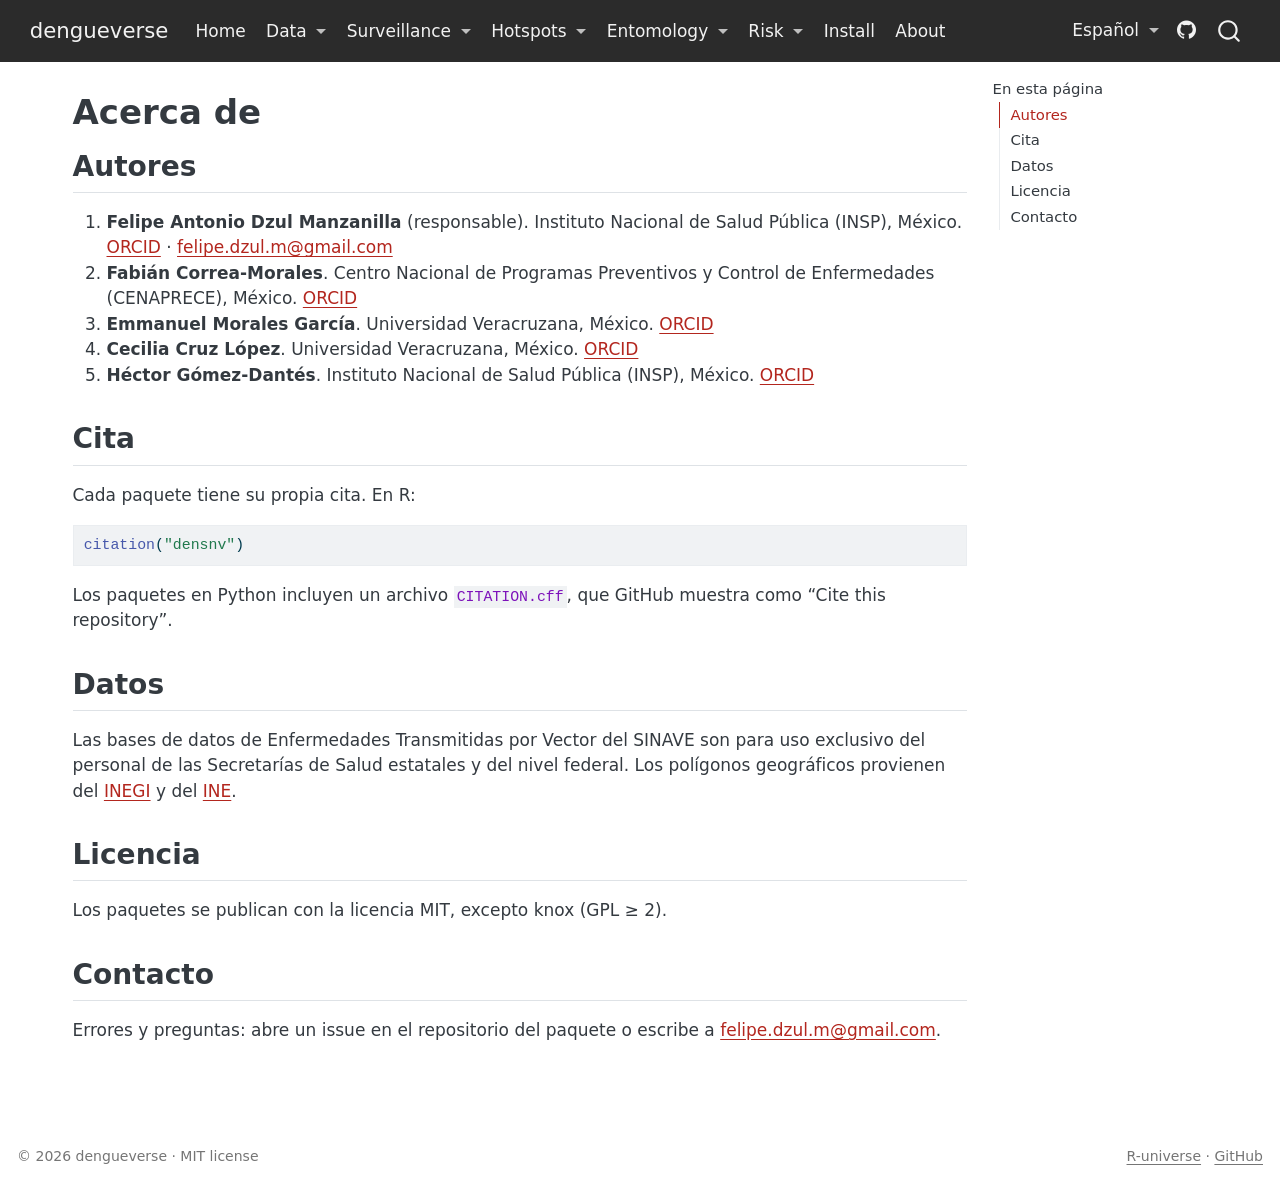
<file: es/acerca.html>
<!DOCTYPE html>
<html xmlns="http://www.w3.org/1999/xhtml" lang="es" xml:lang="es"><head>

<meta charset="utf-8">
<meta name="generator" content="quarto-1.11.9">

<meta name="viewport" content="width=device-width, initial-scale=1.0, user-scalable=yes">


<title>Acerca de – dengueverse</title>
<style>
/* Default styles provided by pandoc.
** See https://pandoc.org/MANUAL.html#variables-for-html for config info.
*/
span.smallcaps{font-variant: small-caps;}
div.columns{display: flex; gap: 1.5em;}
div.column{flex: auto;}
@media screen {
div.columns{gap: min(4vw, 1.5em);}
div.column{overflow-x: auto;}
}
div.hanging-indent{margin-left: 1.5em; text-indent: -1.5em;}
ul.task-list{list-style: none;}
ul.task-list li input[type="checkbox"] {
  width: 0.8em;
  margin: 0 0.8em 0.2em -1em; /* quarto-specific, see https://github.com/quarto-dev/quarto-cli/issues/4556 */ 
  vertical-align: middle;
}
/* CSS for syntax highlighting */
html { -webkit-text-size-adjust: 100%; }
pre > code.sourceCode { white-space: pre; position: relative; }
pre > code.sourceCode > span { display: inline-block; line-height: 1.25; }
pre > code.sourceCode > span:empty { height: 1.2em; }
.sourceCode { overflow: visible; }
code.sourceCode > span { color: inherit; text-decoration: inherit; }
div.sourceCode { margin: 1em 0; }
pre.sourceCode { margin: 0; }
@media screen {
div.sourceCode { overflow: auto; }
}
@media print {
pre > code.sourceCode { white-space: pre-wrap; }
pre > code.sourceCode > span { text-indent: -5em; padding-left: 5em; }
}
pre.numberSource code
  { counter-reset: source-line 0; }
pre.numberSource code > span
  { position: relative; left: -4em; counter-increment: source-line; }
pre.numberSource code > span > a:first-child::before
  { content: counter(source-line);
    position: relative; left: -1em; text-align: right; vertical-align: baseline;
    border: none; display: inline-block;
    -webkit-touch-callout: none; -webkit-user-select: none;
    -khtml-user-select: none; -moz-user-select: none;
    -ms-user-select: none; user-select: none;
    padding: 0 4px; width: 4em;
  }
pre.numberSource { margin-left: 3em;  padding-left: 4px; }
div.sourceCode
  {   }
@media screen {
pre > code.sourceCode > span > a:first-child::before { text-decoration: underline; }
}
</style>


<script src="../site_libs/quarto-nav/quarto-nav.js"></script>
<script src="../site_libs/quarto-nav/headroom.min.js"></script>
<script src="../site_libs/clipboard/clipboard.min.js"></script>
<script src="../site_libs/quarto-search/autocomplete.umd.js"></script>
<script src="../site_libs/quarto-search/fuse.min.js"></script>
<script src="../site_libs/quarto-search/quarto-search.js"></script>
<meta name="quarto:offset" content="../">
<script src="../site_libs/quarto-html/quarto.js" type="module"></script>
<script src="../site_libs/quarto-html/tabsets/tabsets.js" type="module"></script>
<script src="../site_libs/quarto-html/scrollable-regions/scrollable-regions.js" type="module"></script>
<script src="../site_libs/quarto-html/popper.min.js"></script>
<script src="../site_libs/quarto-html/tippy.umd.min.js"></script>
<script src="../site_libs/quarto-html/anchor.min.js"></script>
<link href="../site_libs/quarto-html/tippy.css" rel="stylesheet">
<link href="../site_libs/quarto-html/quarto-syntax-highlighting-63b5708e65d6cd79cd7618c58d0c21e7.css" rel="stylesheet" id="quarto-text-highlighting-styles">
<script src="../site_libs/bootstrap/bootstrap.min.js"></script>
<link href="../site_libs/bootstrap/bootstrap-icons.css" rel="stylesheet">
<link href="../site_libs/bootstrap/bootstrap-2d8e028afc410ef284fb67275816c363.min.css" rel="stylesheet" append-hash="true" id="quarto-bootstrap" data-mode="light">
<script id="quarto-search-options" type="application/json">{
  "location": "navbar",
  "copy-button": false,
  "collapse-after": 3,
  "panel-placement": "end",
  "type": "overlay",
  "limit": 50,
  "keyboard-shortcut": [
    "f",
    "/",
    "s"
  ],
  "show-item-context": false,
  "language": {
    "search-no-results-text": "No se han encontrado resultados",
    "search-matching-documents-text": "documentos encontrados",
    "search-copy-link-title": "Copiar el enlace en la búsqueda",
    "search-hide-matches-text": "Ocultar resultados adicionales",
    "search-more-match-text": "resultado adicional en este documento",
    "search-more-matches-text": "resultados adicionales en este documento",
    "search-clear-button-title": "Borrar",
    "search-text-placeholder": "",
    "search-detached-cancel-button-title": "Cancelar",
    "search-submit-button-title": "Enviar",
    "search-label": "Buscar"
  }
}</script>


<meta property="og:title" content="Acerca de – dengueverse">
<meta property="og:description" content="R and Python packages for the analysis of dengue transmission and the operational decisions of the dengue prevention and control program in Mexico.">
<meta property="og:site_name" content="dengueverse">
</head>

<body class="nav-fixed quarto-light"><a id="quarto-skip-link" class="visually-hidden-focusable" href="#quarto-document-content">Saltar al contenido principal</a>

<div id="quarto-search-results"></div>
  <header id="quarto-header" class="headroom fixed-top">
    <nav class="navbar navbar-expand-lg " data-bs-theme="dark" aria-label="Sitio web">
      <div class="navbar-container container-fluid">
      <div class="navbar-brand-container mx-auto">
    <a class="navbar-brand" href="../index.html">
    <span class="navbar-title">dengueverse</span>
    </a>
  </div>
          <button class="navbar-toggler" type="button" data-bs-toggle="collapse" data-bs-target="#navbarCollapse" aria-controls="navbarCollapse" aria-expanded="false" aria-label="Navegación de palanca" onclick="if (window.quartoToggleHeadroom) { window.quartoToggleHeadroom(); }">
  <span class="navbar-toggler-icon"></span>
</button>
          <div class="collapse navbar-collapse" id="navbarCollapse">
            <ul class="navbar-nav navbar-nav-scroll me-auto">
  <li class="nav-item">
    <a class="nav-link" href="../index.html"> 
<span class="menu-text">Home</span></a>
  </li>  
  <li class="nav-item dropdown ">
    <a class="nav-link dropdown-toggle" href="#" id="nav-menu-data" role="link" data-bs-toggle="dropdown" aria-expanded="false">
 <span class="menu-text">Data</span>
    </a>
    <ul class="dropdown-menu" aria-labelledby="nav-menu-data">    
        <li>
    <a class="dropdown-item" href="https://github.com/fdzul/sinave">
 <span class="dropdown-text">sinave</span></a>
  </li>  
        <li>
    <a class="dropdown-item" href="https://fdzul.github.io/rgeomex/">
 <span class="dropdown-text">rgeomex</span></a>
  </li>  
        <li>
    <a class="dropdown-item" href="https://fdzul.github.io/rgeomex-py/">
 <span class="dropdown-text">rgeomex-py (Python)</span></a>
  </li>  
        <li>
    <a class="dropdown-item" href="https://fdzul.github.io/popmex/">
 <span class="dropdown-text">popmex</span></a>
  </li>  
        <li>
    <a class="dropdown-item" href="https://fdzul.github.io/denguedatasets/">
 <span class="dropdown-text">denguedatasets</span></a>
  </li>  
        <li>
    <a class="dropdown-item" href="https://fdzul.github.io/denguedatasets-py/">
 <span class="dropdown-text">denguedatasets-py (Python)</span></a>
  </li>  
        <li>
    <a class="dropdown-item" href="https://github.com/fdzul/ewarsmx">
 <span class="dropdown-text">ewarsmx</span></a>
  </li>  
        <li>
    <a class="dropdown-item" href="https://github.com/fdzul/climex">
 <span class="dropdown-text">climex (Python)</span></a>
  </li>  
    </ul>
  </li>
  <li class="nav-item dropdown ">
    <a class="nav-link dropdown-toggle" href="#" id="nav-menu-surveillance" role="link" data-bs-toggle="dropdown" aria-expanded="false">
 <span class="menu-text">Surveillance</span>
    </a>
    <ul class="dropdown-menu" aria-labelledby="nav-menu-surveillance">    
        <li>
    <a class="dropdown-item" href="https://fdzul.github.io/densnv/">
 <span class="dropdown-text">densnv</span></a>
  </li>  
        <li>
    <a class="dropdown-item" href="https://fdzul.github.io/densnv-py/">
 <span class="dropdown-text">densnv-py (Python)</span></a>
  </li>  
        <li>
    <a class="dropdown-item" href="https://github.com/fdzul/vectoRcontrol">
 <span class="dropdown-text">vectoRcontrol</span></a>
  </li>  
        <li>
    <a class="dropdown-item" href="https://github.com/fdzul/epifeatures">
 <span class="dropdown-text">epifeatures</span></a>
  </li>  
        <li>
    <a class="dropdown-item" href="https://github.com/fdzul/boldenr">
 <span class="dropdown-text">boldenr (legacy)</span></a>
  </li>  
    </ul>
  </li>
  <li class="nav-item dropdown ">
    <a class="nav-link dropdown-toggle" href="#" id="nav-menu-hotspots" role="link" data-bs-toggle="dropdown" aria-expanded="false">
 <span class="menu-text">Hotspots</span>
    </a>
    <ul class="dropdown-menu" aria-labelledby="nav-menu-hotspots">    
        <li>
    <a class="dropdown-item" href="https://fdzul.github.io/denhotspots/">
 <span class="dropdown-text">denhotspots</span></a>
  </li>  
        <li>
    <a class="dropdown-item" href="https://github.com/fdzul/knox">
 <span class="dropdown-text">knox</span></a>
  </li>  
    </ul>
  </li>
  <li class="nav-item dropdown ">
    <a class="nav-link dropdown-toggle" href="#" id="nav-menu-entomology" role="link" data-bs-toggle="dropdown" aria-expanded="false">
 <span class="menu-text">Entomology</span>
    </a>
    <ul class="dropdown-menu" aria-labelledby="nav-menu-entomology">    
        <li>
    <a class="dropdown-item" href="https://fdzul.github.io/deneggs/">
 <span class="dropdown-text">deneggs</span></a>
  </li>  
    </ul>
  </li>
  <li class="nav-item dropdown ">
    <a class="nav-link dropdown-toggle" href="#" id="nav-menu-risk" role="link" data-bs-toggle="dropdown" aria-expanded="false">
 <span class="menu-text">Risk</span>
    </a>
    <ul class="dropdown-menu" aria-labelledby="nav-menu-risk">    
        <li>
    <a class="dropdown-item" href="https://fdzul.github.io/denrisk/">
 <span class="dropdown-text">denrisk</span></a>
  </li>  
        <li>
    <a class="dropdown-item" href="https://github.com/fdzul/dengueriskcdmx">
 <span class="dropdown-text">dengueriskcdmx</span></a>
  </li>  
        <li>
    <a class="dropdown-item" href="https://fdzul.github.io/dengueriskcdmx-py/">
 <span class="dropdown-text">dengueriskcdmx-py (Python)</span></a>
  </li>  
    </ul>
  </li>
  <li class="nav-item">
    <a class="nav-link" href="../install.html"> 
<span class="menu-text">Install</span></a>
  </li>  
  <li class="nav-item">
    <a class="nav-link" href="../about.html"> 
<span class="menu-text">About</span></a>
  </li>  
</ul>
            <ul class="navbar-nav navbar-nav-scroll ms-auto">
  <li class="nav-item dropdown ">
    <a class="nav-link dropdown-toggle" href="#" id="nav-menu-español" role="link" data-bs-toggle="dropdown" aria-expanded="false">
 <span class="menu-text">Español</span>
    </a>
    <ul class="dropdown-menu dropdown-menu-end" aria-labelledby="nav-menu-español">    
        <li>
    <a class="dropdown-item" href="../es/index.html">
 <span class="dropdown-text">Inicio</span></a>
  </li>  
        <li>
    <a class="dropdown-item" href="../es/instalacion.html">
 <span class="dropdown-text">Instalación</span></a>
  </li>  
        <li>
    <a class="dropdown-item" href="../es/acerca.html">
 <span class="dropdown-text">Acerca de</span></a>
  </li>  
    </ul>
  </li>
  <li class="nav-item compact">
    <a class="nav-link" href="https://github.com/fdzul/dengueverse"> <i class="bi bi-github" role="img" aria-label="GitHub">
</i> 
<span class="menu-text"></span></a>
  </li>  
</ul>
          </div> <!-- /navcollapse -->
            <div class="quarto-navbar-tools">
</div>
            <div id="quarto-search" class="" title="Buscar"></div>
      </div> <!-- /container-fluid -->
    </nav>
</header>
<!-- content -->
<div id="quarto-content" class="quarto-container page-columns page-rows-contents page-layout-full page-navbar">
<!-- sidebar -->
<!-- margin-sidebar -->
    <div id="quarto-margin-sidebar" class="sidebar margin-sidebar">
        <nav id="TOC" role="doc-toc" aria-labelledby="toc-title" class="toc-active">
    <h2 id="toc-title">En esta página</h2>
   
  <ul>
  <li><a href="#autores" id="toc-autores" class="nav-link active" data-scroll-target="#autores">Autores</a></li>
  <li><a href="#cita" id="toc-cita" class="nav-link" data-scroll-target="#cita">Cita</a></li>
  <li><a href="#datos" id="toc-datos" class="nav-link" data-scroll-target="#datos">Datos</a></li>
  <li><a href="#licencia" id="toc-licencia" class="nav-link" data-scroll-target="#licencia">Licencia</a></li>
  <li><a href="#contacto" id="toc-contacto" class="nav-link" data-scroll-target="#contacto">Contacto</a></li>
  </ul>
</nav>
    </div>
<!-- main -->
<main class="content column-page-left" id="quarto-document-content" tabindex="-1">

<header id="title-block-header" class="quarto-title-block default">
<div class="quarto-title">
<h1 class="title">Acerca de</h1>
</div>



<div class="quarto-title-meta column-page-left">

    
  
    
  </div>
  


</header>


<section id="autores" class="level2">
<h2 class="anchored" data-anchor-id="autores">Autores</h2>
<ol type="1">
<li><strong>Felipe Antonio Dzul Manzanilla</strong> (responsable). Instituto Nacional de Salud Pública (INSP), México. <a href="https://orcid.org/0000-0002-2085-9141">ORCID</a> · <a href="mailto:felipe.dzul.m@gmail.com" class="email">felipe.dzul.m@gmail.com</a></li>
<li><strong>Fabián Correa-Morales</strong>. Centro Nacional de Programas Preventivos y Control de Enfermedades (CENAPRECE), México. <a href="https://orcid.org/0000-0002-6193-1242">ORCID</a></li>
<li><strong>Emmanuel Morales García</strong>. Universidad Veracruzana, México. <a href="https://orcid.org/0000-0002-6837-9227">ORCID</a></li>
<li><strong>Cecilia Cruz López</strong>. Universidad Veracruzana, México. <a href="https://orcid.org/0000-0002-9156-5669">ORCID</a></li>
<li><strong>Héctor Gómez-Dantés</strong>. Instituto Nacional de Salud Pública (INSP), México. <a href="https://orcid.org/0000-0002-2025-3641">ORCID</a></li>
</ol>
</section>
<section id="cita" class="level2">
<h2 class="anchored" data-anchor-id="cita">Cita</h2>
<p>Cada paquete tiene su propia cita. En R:</p>
<div class="code-copy-outer-scaffold"><div class="sourceCode" id="cb1"><pre class="sourceCode r code-with-copy"><code class="sourceCode r"><span id="cb1-1"><a href="#cb1-1" aria-hidden="true" tabindex="-1"></a><span class="fu">citation</span>(<span class="st">"densnv"</span>)</span></code></pre></div><button title="Copiar al portapapeles" class="code-copy-button"><i class="bi"></i></button></div>
<p>Los paquetes en Python incluyen un archivo <code>CITATION.cff</code>, que GitHub muestra como “Cite this repository”.</p>
</section>
<section id="datos" class="level2">
<h2 class="anchored" data-anchor-id="datos">Datos</h2>
<p>Las bases de datos de Enfermedades Transmitidas por Vector del SINAVE son para uso exclusivo del personal de las Secretarías de Salud estatales y del nivel federal. Los polígonos geográficos provienen del <a href="https://www.inegi.org.mx/temas/mg">INEGI</a> y del <a href="https://pautas.ine.mx/transparencia/mapas/">INE</a>.</p>
</section>
<section id="licencia" class="level2">
<h2 class="anchored" data-anchor-id="licencia">Licencia</h2>
<p>Los paquetes se publican con la licencia MIT, excepto knox (GPL ≥ 2).</p>
</section>
<section id="contacto" class="level2">
<h2 class="anchored" data-anchor-id="contacto">Contacto</h2>
<p>Errores y preguntas: abre un issue en el repositorio del paquete o escribe a <a href="mailto:felipe.dzul.m@gmail.com" class="email">felipe.dzul.m@gmail.com</a>.</p>


</section>

<a onclick="window.scrollTo(0, 0); return false;" role="button" id="quarto-back-to-top"><i class="bi bi-arrow-up"></i> Volver arriba</a></main> <!-- /main -->
<script id="quarto-html-after-body" type="application/javascript">
  window.document.addEventListener("DOMContentLoaded", function (event) {
    const icon = "";
    const anchorJS = new window.AnchorJS();
    anchorJS.options = {
      placement: 'right',
      icon: icon
    };
    anchorJS.add('.anchored');
    const isCodeAnnotation = (el) => {
      for (const clz of el.classList) {
        if (clz.startsWith('code-annotation-')) {                     
          return true;
        }
      }
      return false;
    }
    const onCopySuccess = function(e) {
      // button target
      const button = e.trigger;
      // don't keep focus
      button.blur();
      // flash "checked"
      button.classList.add('code-copy-button-checked');
      var currentTitle = button.getAttribute("title");
      button.setAttribute("title", "Copiado");
      let tooltip;
      if (window.bootstrap) {
        button.setAttribute("data-bs-toggle", "tooltip");
        button.setAttribute("data-bs-placement", "left");
        button.setAttribute("data-bs-title", "Copiado");
        tooltip = new bootstrap.Tooltip(button, 
          { trigger: "manual", 
            customClass: "code-copy-button-tooltip",
            offset: [0, -8]});
        tooltip.show();    
      }
      setTimeout(function() {
        if (tooltip) {
          tooltip.hide();
          button.removeAttribute("data-bs-title");
          button.removeAttribute("data-bs-toggle");
          button.removeAttribute("data-bs-placement");
        }
        button.setAttribute("title", currentTitle);
        button.classList.remove('code-copy-button-checked');
      }, 1000);
      // clear code selection
      e.clearSelection();
    }
    const getTextToCopy = function(trigger) {
      const outerScaffold = trigger.parentElement.cloneNode(true);
      const codeEl = outerScaffold.querySelector('code');
      for (const childEl of codeEl.children) {
        if (isCodeAnnotation(childEl)) {
          childEl.remove();
        }
      }
      return codeEl.innerText;
    }
    const clipboard = new window.ClipboardJS('.code-copy-button:not([data-in-quarto-modal])', {
      text: getTextToCopy
    });
    clipboard.on('success', onCopySuccess);
    if (window.document.getElementById('quarto-embedded-source-code-modal')) {
      const clipboardModal = new window.ClipboardJS('.code-copy-button[data-in-quarto-modal]', {
        text: getTextToCopy,
        container: window.document.getElementById('quarto-embedded-source-code-modal')
      });
      clipboardModal.on('success', onCopySuccess);
    }
      var localhostRegex = new RegExp(/^(?:http|https):\/\/localhost\:?[0-9]*\//);
      var mailtoRegex = new RegExp(/^mailto:/);
        var filterRegex = new RegExp("https:\/\/fdzul\.github\.io\/dengueverse\/");
      var isInternal = (href) => {
          return filterRegex.test(href) || localhostRegex.test(href) || mailtoRegex.test(href);
      }
      // Inspect non-navigation links and adorn them if external
      window.quartoDecorateExternalLinks = function (root) {
     var links = (root || window.document).querySelectorAll('a[href]:not(.nav-link):not(.navbar-brand):not(.toc-action):not(.sidebar-link):not(.sidebar-item-toggle):not(.pagination-link):not(.no-external):not([aria-hidden]):not(.dropdown-item):not(.quarto-navigation-tool):not(.about-link)');
      for (var i=0; i<links.length; i++) {
        const link = links[i];
        if (!isInternal(link.href)) {
          // undo the damage that might have been done by quarto-nav.js in the case of
          // links that we want to consider external
          if (link.dataset.originalHref !== undefined) {
            link.href = link.dataset.originalHref;
          }
          if (!link.classList.contains('no-external-icon')) {
          }
        }
      }
      };
      window.quartoDecorateExternalLinks(window.document);
    // Esc closes the popup (WCAG 1.4.13) and focus leaving both trigger and
    // popup closes it (WCAG 2.4.11); tippy handles neither for interactive popups.
    const hideOnEscAndFocusOut = {
      name: 'hideOnEscAndFocusOut',
      defaultValue: true,
      fn(instance) {
        const dismiss = () => {
          // A show scheduled by the trigger delay would otherwise reopen it
          instance.clearDelayTimeouts();
          instance.hide();
        };
        const onKeyDown = (event) => {
          if (event.key !== 'Escape') {
            return;
          }
          // Keep Esc from also reaching page handlers (e.g. reveal.js overview),
          // except an open reveal.js slide menu, which Esc should close too.
          // The menu handles keys only when its keyboard option is on.
          const menuHandlesEsc = window.Reveal?.getPlugin?.('menu')?.isOpen() &&
            window.Reveal.getConfig().menu?.keyboard !== false;
          if (!menuHandlesEsc) {
            event.stopPropagation();
          }
          if (instance.popper.contains(window.document.activeElement)) {
            // Disabled while refocusing so the focus trigger does not reopen it
            instance.disable();
            instance.reference.focus();
            instance.enable();
          }
          dismiss();
        };
        const onFocusOut = (event) => {
          const target = event.relatedTarget;
          if (target && !instance.reference.contains(target) &&
              !instance.popper.contains(target)) {
            dismiss();
          }
        };
        // On the trigger too: a click trigger (code-annotations: select) has no
        // blur handling. Attached for the instance's lifetime so leaving the
        // trigger also cancels a show still pending on the trigger delay.
        instance.reference.addEventListener('focusout', onFocusOut);
        return {
          onShow() {
            window.document.addEventListener('keydown', onKeyDown, true);
            instance.popper.addEventListener('focusout', onFocusOut);
          },
          onHide() {
            window.document.removeEventListener('keydown', onKeyDown, true);
            instance.popper.removeEventListener('focusout', onFocusOut);
          },
          onDestroy() {
            instance.reference.removeEventListener('focusout', onFocusOut);
          },
        };
      },
    };
    function tippyHover(el, contentFn, onTriggerFn, onUntriggerFn) {
      const config = {
        allowHTML: true,
        maxWidth: 500,
        delay: 100,
        arrow: false,
        appendTo: function(el) {
            return el.parentElement;
        },
        interactive: true,
        interactiveBorder: 10,
        theme: 'quarto',
        placement: 'bottom-start',
        plugins: [hideOnEscAndFocusOut],
      };
      if (contentFn) {
        config.content = contentFn;
      }
      if (onTriggerFn) {
        config.onTrigger = onTriggerFn;
      }
      if (onUntriggerFn) {
        config.onUntrigger = onUntriggerFn;
      }
      window.tippy(el, config); 
    }
    const noterefs = window.document.querySelectorAll('a[role="doc-noteref"]');
    for (var i=0; i<noterefs.length; i++) {
      const ref = noterefs[i];
      tippyHover(ref, function() {
        // use id or data attribute instead here
        let href = ref.getAttribute('data-footnote-href') || ref.getAttribute('href');
        try { href = new URL(href).hash; } catch {}
        const id = href.replace(/^#\/?/, "");
        const note = window.document.getElementById(id);
        if (note) {
          return note.innerHTML;
        } else {
          return "";
        }
      });
    }
    const xrefs = window.document.querySelectorAll('a.quarto-xref');
    const processXRef = (id, note) => {
      // Strip column container classes
      const stripColumnClz = (el) => {
        el.classList.remove("page-full", "page-columns");
        if (el.children) {
          for (const child of el.children) {
            stripColumnClz(child);
          }
        }
      }
      stripColumnClz(note)
      if (id === null || id.startsWith('sec-')) {
        // Special case sections, only their first couple elements
        const container = document.createElement("div");
        if (note.children && note.children.length > 2) {
          container.appendChild(note.children[0].cloneNode(true));
          for (let i = 1; i < note.children.length; i++) {
            const child = note.children[i];
            if (child.tagName === "P" && child.innerText === "") {
              continue;
            } else {
              container.appendChild(child.cloneNode(true));
              break;
            }
          }
          if (window.Quarto?.typesetMath) {
            window.Quarto.typesetMath(container);
          }
          return container.innerHTML
        } else {
          if (window.Quarto?.typesetMath) {
            window.Quarto.typesetMath(note);
          }
          return note.innerHTML;
        }
      } else {
        // Remove any anchor links if they are present
        const anchorLink = note.querySelector('a.anchorjs-link');
        if (anchorLink) {
          anchorLink.remove();
        }
        if (window.Quarto?.typesetMath) {
          window.Quarto.typesetMath(note);
        }
        if (note.classList.contains("callout")) {
          return note.outerHTML;
        } else {
          return note.innerHTML;
        }
      }
    }
    for (var i=0; i<xrefs.length; i++) {
      const xref = xrefs[i];
      tippyHover(xref, undefined, function(instance) {
        instance.disable();
        let url = xref.getAttribute('href');
        let hash = undefined; 
        if (url.startsWith('#')) {
          hash = url;
        } else {
          try { hash = new URL(url).hash; } catch {}
        }
        if (hash) {
          const id = hash.replace(/^#\/?/, "");
          const note = window.document.getElementById(id);
          if (note !== null) {
            try {
              const html = processXRef(id, note.cloneNode(true));
              instance.setContent(html);
            } finally {
              instance.enable();
              instance.show();
            }
          } else {
            // See if we can fetch this
            fetch(url.split('#')[0])
            .then(res => res.text())
            .then(html => {
              const parser = new DOMParser();
              const htmlDoc = parser.parseFromString(html, "text/html");
              const note = htmlDoc.getElementById(id);
              if (note !== null) {
                const html = processXRef(id, note);
                instance.setContent(html);
              } 
            }).finally(() => {
              instance.enable();
              instance.show();
            });
          }
        } else {
          // See if we can fetch a full url (with no hash to target)
          // This is a special case and we should probably do some content thinning / targeting
          fetch(url)
          .then(res => res.text())
          .then(html => {
            const parser = new DOMParser();
            const htmlDoc = parser.parseFromString(html, "text/html");
            const note = htmlDoc.querySelector('main.content');
            if (note !== null) {
              // This should only happen for chapter cross references
              // (since there is no id in the URL)
              // remove the first header
              if (note.children.length > 0 && note.children[0].tagName === "HEADER") {
                note.children[0].remove();
              }
              const html = processXRef(null, note);
              instance.setContent(html);
            } 
          }).finally(() => {
            instance.enable();
            instance.show();
          });
        }
      }, function(instance) {
      });
    }
        let selectedAnnoteEl;
        const selectorForAnnotation = ( cell, annotation) => {
          let cellAttr = 'data-code-cell="' + cell + '"';
          let lineAttr = 'data-code-annotation="' +  annotation + '"';
          const selector = 'span[' + cellAttr + '][' + lineAttr + ']';
          return selector;
        }
        const selectCodeLines = (annoteEl) => {
          const doc = window.document;
          const targetCell = annoteEl.getAttribute("data-target-cell");
          const targetAnnotation = annoteEl.getAttribute("data-target-annotation");
          const annoteSpan = window.document.querySelector(selectorForAnnotation(targetCell, targetAnnotation));
          const lines = annoteSpan.getAttribute("data-code-lines").split(",");
          const lineIds = lines.map((line) => {
            return targetCell + "-" + line;
          })
          // Each band is positioned against its own containing block, which is
          // not the offsetParent of the lines, so place it from client rects.
          const placeBand = (band, firstEl, lastEl, codeBlock) => {
            const container = band.offsetParent;
            if (container === null) {
              return;
            }
            const containerRect = container.getBoundingClientRect();
            // Reveal.js scales slides with a transform, so convert client
            // pixels back to the CSS pixels of the container.
            const scale = containerRect.height / container.offsetHeight || 1;
            const firstRect = firstEl.getBoundingClientRect();
            const lastRect = lastEl.getBoundingClientRect();
            const top = (firstRect.top - containerRect.top) / scale - container.clientTop + container.scrollTop;
            const height = (lastRect.bottom - firstRect.top) / scale;
            band.style.top = top - 2 + "px";
            band.style.height = height + 4 + "px";
            if (codeBlock) {
              // Without the copy button wrapper, the containing block is wider
              // than the code block, so span the code block explicitly.
              const blockRect = codeBlock.getBoundingClientRect();
              band.style.left = (blockRect.left - containerRect.left) / scale - container.clientLeft + container.scrollLeft + "px";
              band.style.width = blockRect.width / scale + "px";
            }
          };
          if (lineIds.length > 0) {
            const el = window.document.getElementById(lineIds[0]);
            const lastEl = window.document.getElementById(lineIds[lineIds.length - 1]);
            const parent = el.parentElement.parentElement;
            // cook up a div (if necessary) and position it
            let div = window.document.getElementById("code-annotation-line-highlight");
            if (div === null) {
              div = window.document.createElement("div");
              div.setAttribute("id", "code-annotation-line-highlight");
              div.style.position = 'absolute';
              parent.appendChild(div);
            }
            placeBand(div, el, lastEl, parent.closest("div.sourceCode") || parent);
            let gutterDiv = window.document.getElementById("code-annotation-line-highlight-gutter");
            if (gutterDiv === null) {
              gutterDiv = window.document.createElement("div");
              gutterDiv.setAttribute("id", "code-annotation-line-highlight-gutter");
              gutterDiv.style.position = 'absolute';
              const codeCell = window.document.getElementById(targetCell);
              const gutter = codeCell.querySelector('.code-annotation-gutter');
              gutter.appendChild(gutterDiv);
            }
            placeBand(gutterDiv, el, lastEl);
            selectedAnnoteEl = annoteEl;
          }
        };
        const unselectCodeLines = () => {
          const elementsIds = ["code-annotation-line-highlight", "code-annotation-line-highlight-gutter"];
          elementsIds.forEach((elId) => {
            const div = window.document.getElementById(elId);
            if (div) {
              div.remove();
            }
          });
          selectedAnnoteEl = undefined;
        };
          // Handle positioning of the toggle
      window.addEventListener(
        "resize",
        throttle(() => {
          elRect = undefined;
          if (selectedAnnoteEl) {
            selectCodeLines(selectedAnnoteEl);
          }
        }, 10)
      );
      function throttle(fn, ms) {
      let throttle = false;
      let timer;
        return (...args) => {
          if(!throttle) { // first call gets through
              fn.apply(this, args);
              throttle = true;
          } else { // all the others get throttled
              if(timer) clearTimeout(timer); // cancel #2
              timer = setTimeout(() => {
                fn.apply(this, args);
                timer = throttle = false;
              }, ms);
          }
        };
      }
        // Attach click handler to the DT
        const annoteDls = window.document.querySelectorAll('dt[data-target-cell]');
        for (const annoteDlNode of annoteDls) {
          annoteDlNode.addEventListener('click', (event) => {
            const clickedEl = event.target;
            if (clickedEl !== selectedAnnoteEl) {
              unselectCodeLines();
              const activeEl = window.document.querySelector('dt[data-target-cell].code-annotation-active');
              if (activeEl) {
                activeEl.classList.remove('code-annotation-active');
              }
              selectCodeLines(clickedEl);
              clickedEl.classList.add('code-annotation-active');
            } else {
              // Unselect the line
              unselectCodeLines();
              clickedEl.classList.remove('code-annotation-active');
            }
          });
        }
    const findCites = (el) => {
      const parentEl = el.parentElement;
      if (parentEl) {
        const cites = parentEl.dataset.cites;
        if (cites) {
          return {
            el,
            cites: cites.split(' ')
          };
        } else {
          return findCites(el.parentElement)
        }
      } else {
        return undefined;
      }
    };
    var bibliorefs = window.document.querySelectorAll('a[role="doc-biblioref"]');
    for (var i=0; i<bibliorefs.length; i++) {
      const ref = bibliorefs[i];
      const citeInfo = findCites(ref);
      if (citeInfo) {
        tippyHover(citeInfo.el, function() {
          var popup = window.document.createElement('div');
          citeInfo.cites.forEach(function(cite) {
            var citeDiv = window.document.createElement('div');
            citeDiv.classList.add('hanging-indent');
            citeDiv.classList.add('csl-entry');
            var biblioDiv = window.document.getElementById('ref-' + cite);
            if (biblioDiv) {
              citeDiv.innerHTML = biblioDiv.innerHTML;
            }
            popup.appendChild(citeDiv);
          });
          return popup.innerHTML;
        });
      }
    }
  });
  </script>
  <script type="application/javascript">
  window.quartoScrollableRegionsLabels = {"code":"Código desplazable","output":"Salida desplazable"};
  </script>
</div> <!-- /content -->
<footer class="footer">
  <div class="nav-footer">
    <div class="nav-footer-left">
<p>© 2026 dengueverse · MIT license</p>
</div>   
    <div class="nav-footer-center">
      &nbsp;
    </div>
    <div class="nav-footer-right">
<p><a href="https://fdzul.r-universe.dev">R-universe</a> · <a href="https://github.com/fdzul">GitHub</a></p>
</div>
  </div>
</footer>




</body></html>
</file>
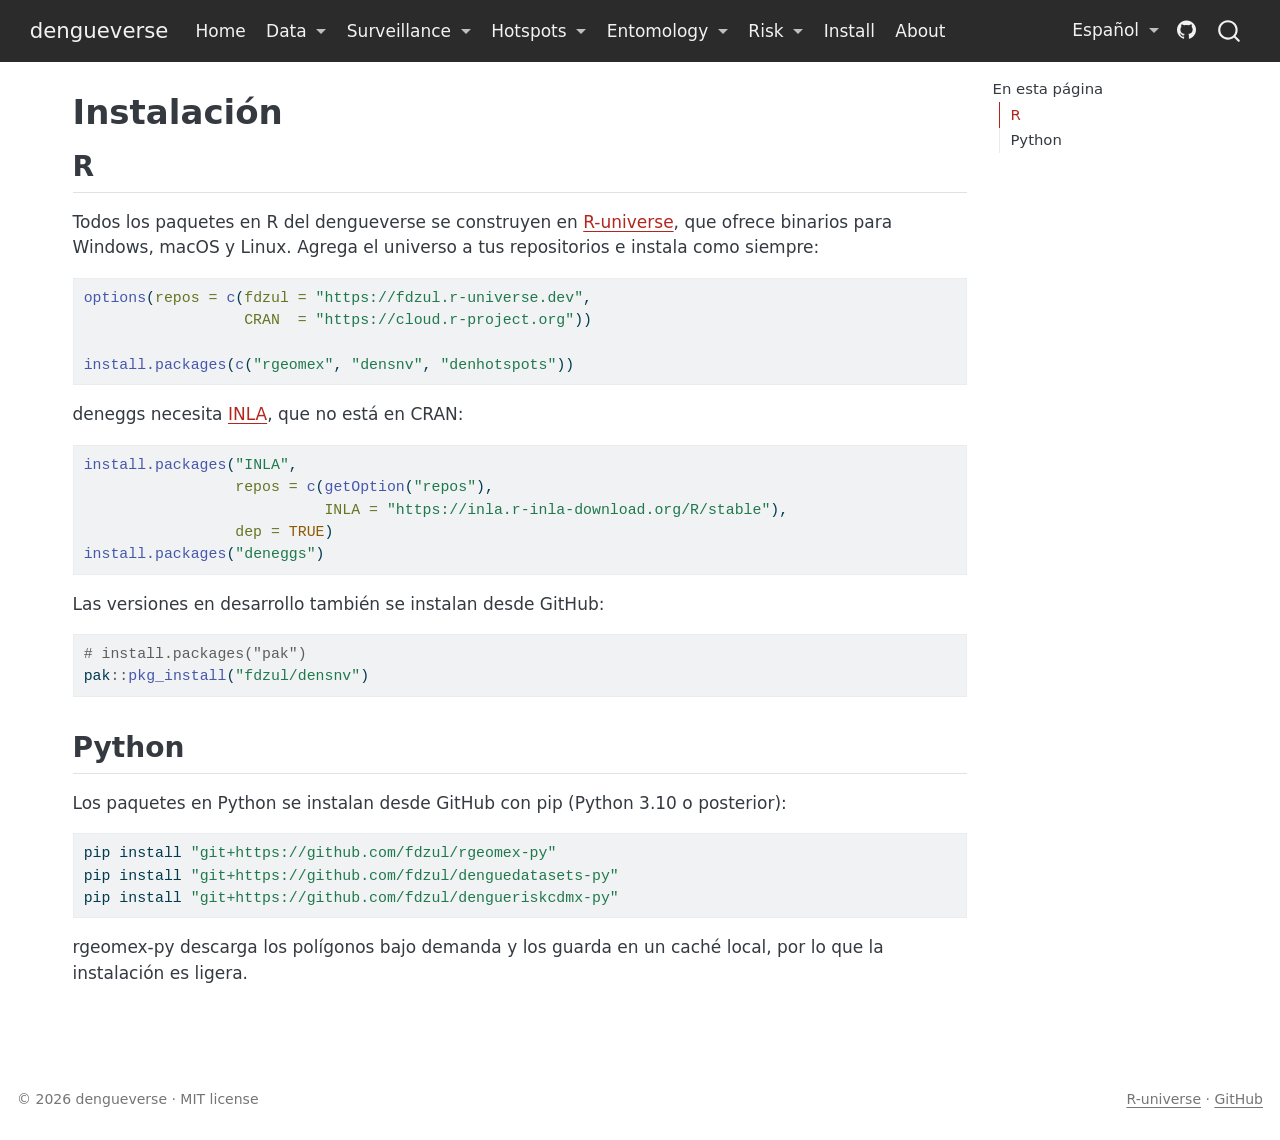
<file: es/instalacion.html>
<!DOCTYPE html>
<html xmlns="http://www.w3.org/1999/xhtml" lang="es" xml:lang="es"><head>

<meta charset="utf-8">
<meta name="generator" content="quarto-1.11.9">

<meta name="viewport" content="width=device-width, initial-scale=1.0, user-scalable=yes">


<title>Instalación – dengueverse</title>
<style>
/* Default styles provided by pandoc.
** See https://pandoc.org/MANUAL.html#variables-for-html for config info.
*/
span.smallcaps{font-variant: small-caps;}
div.columns{display: flex; gap: 1.5em;}
div.column{flex: auto;}
@media screen {
div.columns{gap: min(4vw, 1.5em);}
div.column{overflow-x: auto;}
}
div.hanging-indent{margin-left: 1.5em; text-indent: -1.5em;}
ul.task-list{list-style: none;}
ul.task-list li input[type="checkbox"] {
  width: 0.8em;
  margin: 0 0.8em 0.2em -1em; /* quarto-specific, see https://github.com/quarto-dev/quarto-cli/issues/4556 */ 
  vertical-align: middle;
}
/* CSS for syntax highlighting */
html { -webkit-text-size-adjust: 100%; }
pre > code.sourceCode { white-space: pre; position: relative; }
pre > code.sourceCode > span { display: inline-block; line-height: 1.25; }
pre > code.sourceCode > span:empty { height: 1.2em; }
.sourceCode { overflow: visible; }
code.sourceCode > span { color: inherit; text-decoration: inherit; }
div.sourceCode { margin: 1em 0; }
pre.sourceCode { margin: 0; }
@media screen {
div.sourceCode { overflow: auto; }
}
@media print {
pre > code.sourceCode { white-space: pre-wrap; }
pre > code.sourceCode > span { text-indent: -5em; padding-left: 5em; }
}
pre.numberSource code
  { counter-reset: source-line 0; }
pre.numberSource code > span
  { position: relative; left: -4em; counter-increment: source-line; }
pre.numberSource code > span > a:first-child::before
  { content: counter(source-line);
    position: relative; left: -1em; text-align: right; vertical-align: baseline;
    border: none; display: inline-block;
    -webkit-touch-callout: none; -webkit-user-select: none;
    -khtml-user-select: none; -moz-user-select: none;
    -ms-user-select: none; user-select: none;
    padding: 0 4px; width: 4em;
  }
pre.numberSource { margin-left: 3em;  padding-left: 4px; }
div.sourceCode
  {   }
@media screen {
pre > code.sourceCode > span > a:first-child::before { text-decoration: underline; }
}
</style>


<script src="../site_libs/quarto-nav/quarto-nav.js"></script>
<script src="../site_libs/quarto-nav/headroom.min.js"></script>
<script src="../site_libs/clipboard/clipboard.min.js"></script>
<script src="../site_libs/quarto-search/autocomplete.umd.js"></script>
<script src="../site_libs/quarto-search/fuse.min.js"></script>
<script src="../site_libs/quarto-search/quarto-search.js"></script>
<meta name="quarto:offset" content="../">
<script src="../site_libs/quarto-html/quarto.js" type="module"></script>
<script src="../site_libs/quarto-html/tabsets/tabsets.js" type="module"></script>
<script src="../site_libs/quarto-html/scrollable-regions/scrollable-regions.js" type="module"></script>
<script src="../site_libs/quarto-html/popper.min.js"></script>
<script src="../site_libs/quarto-html/tippy.umd.min.js"></script>
<script src="../site_libs/quarto-html/anchor.min.js"></script>
<link href="../site_libs/quarto-html/tippy.css" rel="stylesheet">
<link href="../site_libs/quarto-html/quarto-syntax-highlighting-63b5708e65d6cd79cd7618c58d0c21e7.css" rel="stylesheet" id="quarto-text-highlighting-styles">
<script src="../site_libs/bootstrap/bootstrap.min.js"></script>
<link href="../site_libs/bootstrap/bootstrap-icons.css" rel="stylesheet">
<link href="../site_libs/bootstrap/bootstrap-2d8e028afc410ef284fb67275816c363.min.css" rel="stylesheet" append-hash="true" id="quarto-bootstrap" data-mode="light">
<script id="quarto-search-options" type="application/json">{
  "location": "navbar",
  "copy-button": false,
  "collapse-after": 3,
  "panel-placement": "end",
  "type": "overlay",
  "limit": 50,
  "keyboard-shortcut": [
    "f",
    "/",
    "s"
  ],
  "show-item-context": false,
  "language": {
    "search-no-results-text": "No se han encontrado resultados",
    "search-matching-documents-text": "documentos encontrados",
    "search-copy-link-title": "Copiar el enlace en la búsqueda",
    "search-hide-matches-text": "Ocultar resultados adicionales",
    "search-more-match-text": "resultado adicional en este documento",
    "search-more-matches-text": "resultados adicionales en este documento",
    "search-clear-button-title": "Borrar",
    "search-text-placeholder": "",
    "search-detached-cancel-button-title": "Cancelar",
    "search-submit-button-title": "Enviar",
    "search-label": "Buscar"
  }
}</script>


<meta property="og:title" content="Instalación – dengueverse">
<meta property="og:description" content="R and Python packages for the analysis of dengue transmission and the operational decisions of the dengue prevention and control program in Mexico.">
<meta property="og:site_name" content="dengueverse">
</head>

<body class="nav-fixed quarto-light"><a id="quarto-skip-link" class="visually-hidden-focusable" href="#quarto-document-content">Saltar al contenido principal</a>

<div id="quarto-search-results"></div>
  <header id="quarto-header" class="headroom fixed-top">
    <nav class="navbar navbar-expand-lg " data-bs-theme="dark" aria-label="Sitio web">
      <div class="navbar-container container-fluid">
      <div class="navbar-brand-container mx-auto">
    <a class="navbar-brand" href="../index.html">
    <span class="navbar-title">dengueverse</span>
    </a>
  </div>
          <button class="navbar-toggler" type="button" data-bs-toggle="collapse" data-bs-target="#navbarCollapse" aria-controls="navbarCollapse" aria-expanded="false" aria-label="Navegación de palanca" onclick="if (window.quartoToggleHeadroom) { window.quartoToggleHeadroom(); }">
  <span class="navbar-toggler-icon"></span>
</button>
          <div class="collapse navbar-collapse" id="navbarCollapse">
            <ul class="navbar-nav navbar-nav-scroll me-auto">
  <li class="nav-item">
    <a class="nav-link" href="../index.html"> 
<span class="menu-text">Home</span></a>
  </li>  
  <li class="nav-item dropdown ">
    <a class="nav-link dropdown-toggle" href="#" id="nav-menu-data" role="link" data-bs-toggle="dropdown" aria-expanded="false">
 <span class="menu-text">Data</span>
    </a>
    <ul class="dropdown-menu" aria-labelledby="nav-menu-data">    
        <li>
    <a class="dropdown-item" href="https://github.com/fdzul/sinave">
 <span class="dropdown-text">sinave</span></a>
  </li>  
        <li>
    <a class="dropdown-item" href="https://fdzul.github.io/rgeomex/">
 <span class="dropdown-text">rgeomex</span></a>
  </li>  
        <li>
    <a class="dropdown-item" href="https://fdzul.github.io/rgeomex-py/">
 <span class="dropdown-text">rgeomex-py (Python)</span></a>
  </li>  
        <li>
    <a class="dropdown-item" href="https://fdzul.github.io/popmex/">
 <span class="dropdown-text">popmex</span></a>
  </li>  
        <li>
    <a class="dropdown-item" href="https://fdzul.github.io/denguedatasets/">
 <span class="dropdown-text">denguedatasets</span></a>
  </li>  
        <li>
    <a class="dropdown-item" href="https://fdzul.github.io/denguedatasets-py/">
 <span class="dropdown-text">denguedatasets-py (Python)</span></a>
  </li>  
        <li>
    <a class="dropdown-item" href="https://github.com/fdzul/ewarsmx">
 <span class="dropdown-text">ewarsmx</span></a>
  </li>  
        <li>
    <a class="dropdown-item" href="https://github.com/fdzul/climex">
 <span class="dropdown-text">climex (Python)</span></a>
  </li>  
    </ul>
  </li>
  <li class="nav-item dropdown ">
    <a class="nav-link dropdown-toggle" href="#" id="nav-menu-surveillance" role="link" data-bs-toggle="dropdown" aria-expanded="false">
 <span class="menu-text">Surveillance</span>
    </a>
    <ul class="dropdown-menu" aria-labelledby="nav-menu-surveillance">    
        <li>
    <a class="dropdown-item" href="https://fdzul.github.io/densnv/">
 <span class="dropdown-text">densnv</span></a>
  </li>  
        <li>
    <a class="dropdown-item" href="https://fdzul.github.io/densnv-py/">
 <span class="dropdown-text">densnv-py (Python)</span></a>
  </li>  
        <li>
    <a class="dropdown-item" href="https://github.com/fdzul/vectoRcontrol">
 <span class="dropdown-text">vectoRcontrol</span></a>
  </li>  
        <li>
    <a class="dropdown-item" href="https://github.com/fdzul/epifeatures">
 <span class="dropdown-text">epifeatures</span></a>
  </li>  
        <li>
    <a class="dropdown-item" href="https://github.com/fdzul/boldenr">
 <span class="dropdown-text">boldenr (legacy)</span></a>
  </li>  
    </ul>
  </li>
  <li class="nav-item dropdown ">
    <a class="nav-link dropdown-toggle" href="#" id="nav-menu-hotspots" role="link" data-bs-toggle="dropdown" aria-expanded="false">
 <span class="menu-text">Hotspots</span>
    </a>
    <ul class="dropdown-menu" aria-labelledby="nav-menu-hotspots">    
        <li>
    <a class="dropdown-item" href="https://fdzul.github.io/denhotspots/">
 <span class="dropdown-text">denhotspots</span></a>
  </li>  
        <li>
    <a class="dropdown-item" href="https://github.com/fdzul/knox">
 <span class="dropdown-text">knox</span></a>
  </li>  
    </ul>
  </li>
  <li class="nav-item dropdown ">
    <a class="nav-link dropdown-toggle" href="#" id="nav-menu-entomology" role="link" data-bs-toggle="dropdown" aria-expanded="false">
 <span class="menu-text">Entomology</span>
    </a>
    <ul class="dropdown-menu" aria-labelledby="nav-menu-entomology">    
        <li>
    <a class="dropdown-item" href="https://fdzul.github.io/deneggs/">
 <span class="dropdown-text">deneggs</span></a>
  </li>  
    </ul>
  </li>
  <li class="nav-item dropdown ">
    <a class="nav-link dropdown-toggle" href="#" id="nav-menu-risk" role="link" data-bs-toggle="dropdown" aria-expanded="false">
 <span class="menu-text">Risk</span>
    </a>
    <ul class="dropdown-menu" aria-labelledby="nav-menu-risk">    
        <li>
    <a class="dropdown-item" href="https://fdzul.github.io/denrisk/">
 <span class="dropdown-text">denrisk</span></a>
  </li>  
        <li>
    <a class="dropdown-item" href="https://github.com/fdzul/dengueriskcdmx">
 <span class="dropdown-text">dengueriskcdmx</span></a>
  </li>  
        <li>
    <a class="dropdown-item" href="https://fdzul.github.io/dengueriskcdmx-py/">
 <span class="dropdown-text">dengueriskcdmx-py (Python)</span></a>
  </li>  
    </ul>
  </li>
  <li class="nav-item">
    <a class="nav-link" href="../install.html"> 
<span class="menu-text">Install</span></a>
  </li>  
  <li class="nav-item">
    <a class="nav-link" href="../about.html"> 
<span class="menu-text">About</span></a>
  </li>  
</ul>
            <ul class="navbar-nav navbar-nav-scroll ms-auto">
  <li class="nav-item dropdown ">
    <a class="nav-link dropdown-toggle" href="#" id="nav-menu-español" role="link" data-bs-toggle="dropdown" aria-expanded="false">
 <span class="menu-text">Español</span>
    </a>
    <ul class="dropdown-menu dropdown-menu-end" aria-labelledby="nav-menu-español">    
        <li>
    <a class="dropdown-item" href="../es/index.html">
 <span class="dropdown-text">Inicio</span></a>
  </li>  
        <li>
    <a class="dropdown-item" href="../es/instalacion.html">
 <span class="dropdown-text">Instalación</span></a>
  </li>  
        <li>
    <a class="dropdown-item" href="../es/acerca.html">
 <span class="dropdown-text">Acerca de</span></a>
  </li>  
    </ul>
  </li>
  <li class="nav-item compact">
    <a class="nav-link" href="https://github.com/fdzul/dengueverse"> <i class="bi bi-github" role="img" aria-label="GitHub">
</i> 
<span class="menu-text"></span></a>
  </li>  
</ul>
          </div> <!-- /navcollapse -->
            <div class="quarto-navbar-tools">
</div>
            <div id="quarto-search" class="" title="Buscar"></div>
      </div> <!-- /container-fluid -->
    </nav>
</header>
<!-- content -->
<div id="quarto-content" class="quarto-container page-columns page-rows-contents page-layout-full page-navbar">
<!-- sidebar -->
<!-- margin-sidebar -->
    <div id="quarto-margin-sidebar" class="sidebar margin-sidebar">
        <nav id="TOC" role="doc-toc" aria-labelledby="toc-title" class="toc-active">
    <h2 id="toc-title">En esta página</h2>
   
  <ul>
  <li><a href="#r" id="toc-r" class="nav-link active" data-scroll-target="#r">R</a></li>
  <li><a href="#python" id="toc-python" class="nav-link" data-scroll-target="#python">Python</a></li>
  </ul>
</nav>
    </div>
<!-- main -->
<main class="content column-page-left" id="quarto-document-content" tabindex="-1">

<header id="title-block-header" class="quarto-title-block default">
<div class="quarto-title">
<h1 class="title">Instalación</h1>
</div>



<div class="quarto-title-meta column-page-left">

    
  
    
  </div>
  


</header>


<section id="r" class="level2">
<h2 class="anchored" data-anchor-id="r">R</h2>
<p>Todos los paquetes en R del dengueverse se construyen en <a href="https://fdzul.r-universe.dev">R-universe</a>, que ofrece binarios para Windows, macOS y Linux. Agrega el universo a tus repositorios e instala como siempre:</p>
<div class="code-copy-outer-scaffold"><div class="sourceCode" id="cb1"><pre class="sourceCode r code-with-copy"><code class="sourceCode r"><span id="cb1-1"><a href="#cb1-1" aria-hidden="true" tabindex="-1"></a><span class="fu">options</span>(<span class="at">repos =</span> <span class="fu">c</span>(<span class="at">fdzul =</span> <span class="st">"https://fdzul.r-universe.dev"</span>,</span>
<span id="cb1-2"><a href="#cb1-2" aria-hidden="true" tabindex="-1"></a>                  <span class="at">CRAN  =</span> <span class="st">"https://cloud.r-project.org"</span>))</span>
<span id="cb1-3"><a href="#cb1-3" aria-hidden="true" tabindex="-1"></a></span>
<span id="cb1-4"><a href="#cb1-4" aria-hidden="true" tabindex="-1"></a><span class="fu">install.packages</span>(<span class="fu">c</span>(<span class="st">"rgeomex"</span>, <span class="st">"densnv"</span>, <span class="st">"denhotspots"</span>))</span></code></pre></div><button title="Copiar al portapapeles" class="code-copy-button"><i class="bi"></i></button></div>
<p>deneggs necesita <a href="https://www.r-inla.org">INLA</a>, que no está en CRAN:</p>
<div class="code-copy-outer-scaffold"><div class="sourceCode" id="cb2"><pre class="sourceCode r code-with-copy"><code class="sourceCode r"><span id="cb2-1"><a href="#cb2-1" aria-hidden="true" tabindex="-1"></a><span class="fu">install.packages</span>(<span class="st">"INLA"</span>,</span>
<span id="cb2-2"><a href="#cb2-2" aria-hidden="true" tabindex="-1"></a>                 <span class="at">repos =</span> <span class="fu">c</span>(<span class="fu">getOption</span>(<span class="st">"repos"</span>),</span>
<span id="cb2-3"><a href="#cb2-3" aria-hidden="true" tabindex="-1"></a>                           <span class="at">INLA =</span> <span class="st">"https://inla.r-inla-download.org/R/stable"</span>),</span>
<span id="cb2-4"><a href="#cb2-4" aria-hidden="true" tabindex="-1"></a>                 <span class="at">dep =</span> <span class="cn">TRUE</span>)</span>
<span id="cb2-5"><a href="#cb2-5" aria-hidden="true" tabindex="-1"></a><span class="fu">install.packages</span>(<span class="st">"deneggs"</span>)</span></code></pre></div><button title="Copiar al portapapeles" class="code-copy-button"><i class="bi"></i></button></div>
<p>Las versiones en desarrollo también se instalan desde GitHub:</p>
<div class="code-copy-outer-scaffold"><div class="sourceCode" id="cb3"><pre class="sourceCode r code-with-copy"><code class="sourceCode r"><span id="cb3-1"><a href="#cb3-1" aria-hidden="true" tabindex="-1"></a><span class="co"># install.packages("pak")</span></span>
<span id="cb3-2"><a href="#cb3-2" aria-hidden="true" tabindex="-1"></a>pak<span class="sc">::</span><span class="fu">pkg_install</span>(<span class="st">"fdzul/densnv"</span>)</span></code></pre></div><button title="Copiar al portapapeles" class="code-copy-button"><i class="bi"></i></button></div>
</section>
<section id="python" class="level2">
<h2 class="anchored" data-anchor-id="python">Python</h2>
<p>Los paquetes en Python se instalan desde GitHub con pip (Python 3.10 o posterior):</p>
<div class="code-copy-outer-scaffold"><div class="sourceCode" id="cb4"><pre class="sourceCode bash code-with-copy"><code class="sourceCode bash"><span id="cb4-1"><a href="#cb4-1" aria-hidden="true" tabindex="-1"></a><span class="ex">pip</span> install <span class="st">"git+https://github.com/fdzul/rgeomex-py"</span></span>
<span id="cb4-2"><a href="#cb4-2" aria-hidden="true" tabindex="-1"></a><span class="ex">pip</span> install <span class="st">"git+https://github.com/fdzul/denguedatasets-py"</span></span>
<span id="cb4-3"><a href="#cb4-3" aria-hidden="true" tabindex="-1"></a><span class="ex">pip</span> install <span class="st">"git+https://github.com/fdzul/dengueriskcdmx-py"</span></span></code></pre></div><button title="Copiar al portapapeles" class="code-copy-button"><i class="bi"></i></button></div>
<p>rgeomex-py descarga los polígonos bajo demanda y los guarda en un caché local, por lo que la instalación es ligera.</p>


</section>

<a onclick="window.scrollTo(0, 0); return false;" role="button" id="quarto-back-to-top"><i class="bi bi-arrow-up"></i> Volver arriba</a></main> <!-- /main -->
<script id="quarto-html-after-body" type="application/javascript">
  window.document.addEventListener("DOMContentLoaded", function (event) {
    const icon = "";
    const anchorJS = new window.AnchorJS();
    anchorJS.options = {
      placement: 'right',
      icon: icon
    };
    anchorJS.add('.anchored');
    const isCodeAnnotation = (el) => {
      for (const clz of el.classList) {
        if (clz.startsWith('code-annotation-')) {                     
          return true;
        }
      }
      return false;
    }
    const onCopySuccess = function(e) {
      // button target
      const button = e.trigger;
      // don't keep focus
      button.blur();
      // flash "checked"
      button.classList.add('code-copy-button-checked');
      var currentTitle = button.getAttribute("title");
      button.setAttribute("title", "Copiado");
      let tooltip;
      if (window.bootstrap) {
        button.setAttribute("data-bs-toggle", "tooltip");
        button.setAttribute("data-bs-placement", "left");
        button.setAttribute("data-bs-title", "Copiado");
        tooltip = new bootstrap.Tooltip(button, 
          { trigger: "manual", 
            customClass: "code-copy-button-tooltip",
            offset: [0, -8]});
        tooltip.show();    
      }
      setTimeout(function() {
        if (tooltip) {
          tooltip.hide();
          button.removeAttribute("data-bs-title");
          button.removeAttribute("data-bs-toggle");
          button.removeAttribute("data-bs-placement");
        }
        button.setAttribute("title", currentTitle);
        button.classList.remove('code-copy-button-checked');
      }, 1000);
      // clear code selection
      e.clearSelection();
    }
    const getTextToCopy = function(trigger) {
      const outerScaffold = trigger.parentElement.cloneNode(true);
      const codeEl = outerScaffold.querySelector('code');
      for (const childEl of codeEl.children) {
        if (isCodeAnnotation(childEl)) {
          childEl.remove();
        }
      }
      return codeEl.innerText;
    }
    const clipboard = new window.ClipboardJS('.code-copy-button:not([data-in-quarto-modal])', {
      text: getTextToCopy
    });
    clipboard.on('success', onCopySuccess);
    if (window.document.getElementById('quarto-embedded-source-code-modal')) {
      const clipboardModal = new window.ClipboardJS('.code-copy-button[data-in-quarto-modal]', {
        text: getTextToCopy,
        container: window.document.getElementById('quarto-embedded-source-code-modal')
      });
      clipboardModal.on('success', onCopySuccess);
    }
      var localhostRegex = new RegExp(/^(?:http|https):\/\/localhost\:?[0-9]*\//);
      var mailtoRegex = new RegExp(/^mailto:/);
        var filterRegex = new RegExp("https:\/\/fdzul\.github\.io\/dengueverse\/");
      var isInternal = (href) => {
          return filterRegex.test(href) || localhostRegex.test(href) || mailtoRegex.test(href);
      }
      // Inspect non-navigation links and adorn them if external
      window.quartoDecorateExternalLinks = function (root) {
     var links = (root || window.document).querySelectorAll('a[href]:not(.nav-link):not(.navbar-brand):not(.toc-action):not(.sidebar-link):not(.sidebar-item-toggle):not(.pagination-link):not(.no-external):not([aria-hidden]):not(.dropdown-item):not(.quarto-navigation-tool):not(.about-link)');
      for (var i=0; i<links.length; i++) {
        const link = links[i];
        if (!isInternal(link.href)) {
          // undo the damage that might have been done by quarto-nav.js in the case of
          // links that we want to consider external
          if (link.dataset.originalHref !== undefined) {
            link.href = link.dataset.originalHref;
          }
          if (!link.classList.contains('no-external-icon')) {
          }
        }
      }
      };
      window.quartoDecorateExternalLinks(window.document);
    // Esc closes the popup (WCAG 1.4.13) and focus leaving both trigger and
    // popup closes it (WCAG 2.4.11); tippy handles neither for interactive popups.
    const hideOnEscAndFocusOut = {
      name: 'hideOnEscAndFocusOut',
      defaultValue: true,
      fn(instance) {
        const dismiss = () => {
          // A show scheduled by the trigger delay would otherwise reopen it
          instance.clearDelayTimeouts();
          instance.hide();
        };
        const onKeyDown = (event) => {
          if (event.key !== 'Escape') {
            return;
          }
          // Keep Esc from also reaching page handlers (e.g. reveal.js overview),
          // except an open reveal.js slide menu, which Esc should close too.
          // The menu handles keys only when its keyboard option is on.
          const menuHandlesEsc = window.Reveal?.getPlugin?.('menu')?.isOpen() &&
            window.Reveal.getConfig().menu?.keyboard !== false;
          if (!menuHandlesEsc) {
            event.stopPropagation();
          }
          if (instance.popper.contains(window.document.activeElement)) {
            // Disabled while refocusing so the focus trigger does not reopen it
            instance.disable();
            instance.reference.focus();
            instance.enable();
          }
          dismiss();
        };
        const onFocusOut = (event) => {
          const target = event.relatedTarget;
          if (target && !instance.reference.contains(target) &&
              !instance.popper.contains(target)) {
            dismiss();
          }
        };
        // On the trigger too: a click trigger (code-annotations: select) has no
        // blur handling. Attached for the instance's lifetime so leaving the
        // trigger also cancels a show still pending on the trigger delay.
        instance.reference.addEventListener('focusout', onFocusOut);
        return {
          onShow() {
            window.document.addEventListener('keydown', onKeyDown, true);
            instance.popper.addEventListener('focusout', onFocusOut);
          },
          onHide() {
            window.document.removeEventListener('keydown', onKeyDown, true);
            instance.popper.removeEventListener('focusout', onFocusOut);
          },
          onDestroy() {
            instance.reference.removeEventListener('focusout', onFocusOut);
          },
        };
      },
    };
    function tippyHover(el, contentFn, onTriggerFn, onUntriggerFn) {
      const config = {
        allowHTML: true,
        maxWidth: 500,
        delay: 100,
        arrow: false,
        appendTo: function(el) {
            return el.parentElement;
        },
        interactive: true,
        interactiveBorder: 10,
        theme: 'quarto',
        placement: 'bottom-start',
        plugins: [hideOnEscAndFocusOut],
      };
      if (contentFn) {
        config.content = contentFn;
      }
      if (onTriggerFn) {
        config.onTrigger = onTriggerFn;
      }
      if (onUntriggerFn) {
        config.onUntrigger = onUntriggerFn;
      }
      window.tippy(el, config); 
    }
    const noterefs = window.document.querySelectorAll('a[role="doc-noteref"]');
    for (var i=0; i<noterefs.length; i++) {
      const ref = noterefs[i];
      tippyHover(ref, function() {
        // use id or data attribute instead here
        let href = ref.getAttribute('data-footnote-href') || ref.getAttribute('href');
        try { href = new URL(href).hash; } catch {}
        const id = href.replace(/^#\/?/, "");
        const note = window.document.getElementById(id);
        if (note) {
          return note.innerHTML;
        } else {
          return "";
        }
      });
    }
    const xrefs = window.document.querySelectorAll('a.quarto-xref');
    const processXRef = (id, note) => {
      // Strip column container classes
      const stripColumnClz = (el) => {
        el.classList.remove("page-full", "page-columns");
        if (el.children) {
          for (const child of el.children) {
            stripColumnClz(child);
          }
        }
      }
      stripColumnClz(note)
      if (id === null || id.startsWith('sec-')) {
        // Special case sections, only their first couple elements
        const container = document.createElement("div");
        if (note.children && note.children.length > 2) {
          container.appendChild(note.children[0].cloneNode(true));
          for (let i = 1; i < note.children.length; i++) {
            const child = note.children[i];
            if (child.tagName === "P" && child.innerText === "") {
              continue;
            } else {
              container.appendChild(child.cloneNode(true));
              break;
            }
          }
          if (window.Quarto?.typesetMath) {
            window.Quarto.typesetMath(container);
          }
          return container.innerHTML
        } else {
          if (window.Quarto?.typesetMath) {
            window.Quarto.typesetMath(note);
          }
          return note.innerHTML;
        }
      } else {
        // Remove any anchor links if they are present
        const anchorLink = note.querySelector('a.anchorjs-link');
        if (anchorLink) {
          anchorLink.remove();
        }
        if (window.Quarto?.typesetMath) {
          window.Quarto.typesetMath(note);
        }
        if (note.classList.contains("callout")) {
          return note.outerHTML;
        } else {
          return note.innerHTML;
        }
      }
    }
    for (var i=0; i<xrefs.length; i++) {
      const xref = xrefs[i];
      tippyHover(xref, undefined, function(instance) {
        instance.disable();
        let url = xref.getAttribute('href');
        let hash = undefined; 
        if (url.startsWith('#')) {
          hash = url;
        } else {
          try { hash = new URL(url).hash; } catch {}
        }
        if (hash) {
          const id = hash.replace(/^#\/?/, "");
          const note = window.document.getElementById(id);
          if (note !== null) {
            try {
              const html = processXRef(id, note.cloneNode(true));
              instance.setContent(html);
            } finally {
              instance.enable();
              instance.show();
            }
          } else {
            // See if we can fetch this
            fetch(url.split('#')[0])
            .then(res => res.text())
            .then(html => {
              const parser = new DOMParser();
              const htmlDoc = parser.parseFromString(html, "text/html");
              const note = htmlDoc.getElementById(id);
              if (note !== null) {
                const html = processXRef(id, note);
                instance.setContent(html);
              } 
            }).finally(() => {
              instance.enable();
              instance.show();
            });
          }
        } else {
          // See if we can fetch a full url (with no hash to target)
          // This is a special case and we should probably do some content thinning / targeting
          fetch(url)
          .then(res => res.text())
          .then(html => {
            const parser = new DOMParser();
            const htmlDoc = parser.parseFromString(html, "text/html");
            const note = htmlDoc.querySelector('main.content');
            if (note !== null) {
              // This should only happen for chapter cross references
              // (since there is no id in the URL)
              // remove the first header
              if (note.children.length > 0 && note.children[0].tagName === "HEADER") {
                note.children[0].remove();
              }
              const html = processXRef(null, note);
              instance.setContent(html);
            } 
          }).finally(() => {
            instance.enable();
            instance.show();
          });
        }
      }, function(instance) {
      });
    }
        let selectedAnnoteEl;
        const selectorForAnnotation = ( cell, annotation) => {
          let cellAttr = 'data-code-cell="' + cell + '"';
          let lineAttr = 'data-code-annotation="' +  annotation + '"';
          const selector = 'span[' + cellAttr + '][' + lineAttr + ']';
          return selector;
        }
        const selectCodeLines = (annoteEl) => {
          const doc = window.document;
          const targetCell = annoteEl.getAttribute("data-target-cell");
          const targetAnnotation = annoteEl.getAttribute("data-target-annotation");
          const annoteSpan = window.document.querySelector(selectorForAnnotation(targetCell, targetAnnotation));
          const lines = annoteSpan.getAttribute("data-code-lines").split(",");
          const lineIds = lines.map((line) => {
            return targetCell + "-" + line;
          })
          // Each band is positioned against its own containing block, which is
          // not the offsetParent of the lines, so place it from client rects.
          const placeBand = (band, firstEl, lastEl, codeBlock) => {
            const container = band.offsetParent;
            if (container === null) {
              return;
            }
            const containerRect = container.getBoundingClientRect();
            // Reveal.js scales slides with a transform, so convert client
            // pixels back to the CSS pixels of the container.
            const scale = containerRect.height / container.offsetHeight || 1;
            const firstRect = firstEl.getBoundingClientRect();
            const lastRect = lastEl.getBoundingClientRect();
            const top = (firstRect.top - containerRect.top) / scale - container.clientTop + container.scrollTop;
            const height = (lastRect.bottom - firstRect.top) / scale;
            band.style.top = top - 2 + "px";
            band.style.height = height + 4 + "px";
            if (codeBlock) {
              // Without the copy button wrapper, the containing block is wider
              // than the code block, so span the code block explicitly.
              const blockRect = codeBlock.getBoundingClientRect();
              band.style.left = (blockRect.left - containerRect.left) / scale - container.clientLeft + container.scrollLeft + "px";
              band.style.width = blockRect.width / scale + "px";
            }
          };
          if (lineIds.length > 0) {
            const el = window.document.getElementById(lineIds[0]);
            const lastEl = window.document.getElementById(lineIds[lineIds.length - 1]);
            const parent = el.parentElement.parentElement;
            // cook up a div (if necessary) and position it
            let div = window.document.getElementById("code-annotation-line-highlight");
            if (div === null) {
              div = window.document.createElement("div");
              div.setAttribute("id", "code-annotation-line-highlight");
              div.style.position = 'absolute';
              parent.appendChild(div);
            }
            placeBand(div, el, lastEl, parent.closest("div.sourceCode") || parent);
            let gutterDiv = window.document.getElementById("code-annotation-line-highlight-gutter");
            if (gutterDiv === null) {
              gutterDiv = window.document.createElement("div");
              gutterDiv.setAttribute("id", "code-annotation-line-highlight-gutter");
              gutterDiv.style.position = 'absolute';
              const codeCell = window.document.getElementById(targetCell);
              const gutter = codeCell.querySelector('.code-annotation-gutter');
              gutter.appendChild(gutterDiv);
            }
            placeBand(gutterDiv, el, lastEl);
            selectedAnnoteEl = annoteEl;
          }
        };
        const unselectCodeLines = () => {
          const elementsIds = ["code-annotation-line-highlight", "code-annotation-line-highlight-gutter"];
          elementsIds.forEach((elId) => {
            const div = window.document.getElementById(elId);
            if (div) {
              div.remove();
            }
          });
          selectedAnnoteEl = undefined;
        };
          // Handle positioning of the toggle
      window.addEventListener(
        "resize",
        throttle(() => {
          elRect = undefined;
          if (selectedAnnoteEl) {
            selectCodeLines(selectedAnnoteEl);
          }
        }, 10)
      );
      function throttle(fn, ms) {
      let throttle = false;
      let timer;
        return (...args) => {
          if(!throttle) { // first call gets through
              fn.apply(this, args);
              throttle = true;
          } else { // all the others get throttled
              if(timer) clearTimeout(timer); // cancel #2
              timer = setTimeout(() => {
                fn.apply(this, args);
                timer = throttle = false;
              }, ms);
          }
        };
      }
        // Attach click handler to the DT
        const annoteDls = window.document.querySelectorAll('dt[data-target-cell]');
        for (const annoteDlNode of annoteDls) {
          annoteDlNode.addEventListener('click', (event) => {
            const clickedEl = event.target;
            if (clickedEl !== selectedAnnoteEl) {
              unselectCodeLines();
              const activeEl = window.document.querySelector('dt[data-target-cell].code-annotation-active');
              if (activeEl) {
                activeEl.classList.remove('code-annotation-active');
              }
              selectCodeLines(clickedEl);
              clickedEl.classList.add('code-annotation-active');
            } else {
              // Unselect the line
              unselectCodeLines();
              clickedEl.classList.remove('code-annotation-active');
            }
          });
        }
    const findCites = (el) => {
      const parentEl = el.parentElement;
      if (parentEl) {
        const cites = parentEl.dataset.cites;
        if (cites) {
          return {
            el,
            cites: cites.split(' ')
          };
        } else {
          return findCites(el.parentElement)
        }
      } else {
        return undefined;
      }
    };
    var bibliorefs = window.document.querySelectorAll('a[role="doc-biblioref"]');
    for (var i=0; i<bibliorefs.length; i++) {
      const ref = bibliorefs[i];
      const citeInfo = findCites(ref);
      if (citeInfo) {
        tippyHover(citeInfo.el, function() {
          var popup = window.document.createElement('div');
          citeInfo.cites.forEach(function(cite) {
            var citeDiv = window.document.createElement('div');
            citeDiv.classList.add('hanging-indent');
            citeDiv.classList.add('csl-entry');
            var biblioDiv = window.document.getElementById('ref-' + cite);
            if (biblioDiv) {
              citeDiv.innerHTML = biblioDiv.innerHTML;
            }
            popup.appendChild(citeDiv);
          });
          return popup.innerHTML;
        });
      }
    }
  });
  </script>
  <script type="application/javascript">
  window.quartoScrollableRegionsLabels = {"code":"Código desplazable","output":"Salida desplazable"};
  </script>
</div> <!-- /content -->
<footer class="footer">
  <div class="nav-footer">
    <div class="nav-footer-left">
<p>© 2026 dengueverse · MIT license</p>
</div>   
    <div class="nav-footer-center">
      &nbsp;
    </div>
    <div class="nav-footer-right">
<p><a href="https://fdzul.r-universe.dev">R-universe</a> · <a href="https://github.com/fdzul">GitHub</a></p>
</div>
  </div>
</footer>




</body></html>
</file>
<file: site_libs/quarto-html/tippy.css>
.tippy-box[data-animation=fade][data-state=hidden]{opacity:0}[data-tippy-root]{max-width:calc(100vw - 10px)}.tippy-box{position:relative;background-color:#333;color:#fff;border-radius:4px;font-size:14px;line-height:1.4;white-space:normal;outline:0;transition-property:transform,visibility,opacity}.tippy-box[data-placement^=top]>.tippy-arrow{bottom:0}.tippy-box[data-placement^=top]>.tippy-arrow:before{bottom:-7px;left:0;border-width:8px 8px 0;border-top-color:initial;transform-origin:center top}.tippy-box[data-placement^=bottom]>.tippy-arrow{top:0}.tippy-box[data-placement^=bottom]>.tippy-arrow:before{top:-7px;left:0;border-width:0 8px 8px;border-bottom-color:initial;transform-origin:center bottom}.tippy-box[data-placement^=left]>.tippy-arrow{right:0}.tippy-box[data-placement^=left]>.tippy-arrow:before{border-width:8px 0 8px 8px;border-left-color:initial;right:-7px;transform-origin:center left}.tippy-box[data-placement^=right]>.tippy-arrow{left:0}.tippy-box[data-placement^=right]>.tippy-arrow:before{left:-7px;border-width:8px 8px 8px 0;border-right-color:initial;transform-origin:center right}.tippy-box[data-inertia][data-state=visible]{transition-timing-function:cubic-bezier(.54,1.5,.38,1.11)}.tippy-arrow{width:16px;height:16px;color:#333}.tippy-arrow:before{content:"";position:absolute;border-color:transparent;border-style:solid}.tippy-content{position:relative;padding:5px 9px;z-index:1}
</file>
<file: site_libs/quarto-html/quarto-syntax-highlighting-63b5708e65d6cd79cd7618c58d0c21e7.css>
/* quarto syntax highlight colors */
:root {
  --quarto-hl-ot-color: #003B4F;
  --quarto-hl-at-color: #657422;
  --quarto-hl-ss-color: #20794D;
  --quarto-hl-an-color: #5E5E5E;
  --quarto-hl-fu-color: #4758AB;
  --quarto-hl-st-color: #20794D;
  --quarto-hl-cf-color: #003B4F;
  --quarto-hl-op-color: #5E5E5E;
  --quarto-hl-er-color: #AD0000;
  --quarto-hl-bn-color: #AD0000;
  --quarto-hl-al-color: #AD0000;
  --quarto-hl-va-color: #111111;
  --quarto-hl-bu-color: inherit;
  --quarto-hl-ex-color: inherit;
  --quarto-hl-pp-color: #AD0000;
  --quarto-hl-in-color: #5E5E5E;
  --quarto-hl-vs-color: #20794D;
  --quarto-hl-wa-color: #5E5E5E;
  --quarto-hl-do-color: #5E5E5E;
  --quarto-hl-im-color: #00769E;
  --quarto-hl-ch-color: #20794D;
  --quarto-hl-dt-color: #AD0000;
  --quarto-hl-fl-color: #AD0000;
  --quarto-hl-co-color: #5E5E5E;
  --quarto-hl-cv-color: #5E5E5E;
  --quarto-hl-cn-color: #8f5902;
  --quarto-hl-sc-color: #5E5E5E;
  --quarto-hl-dv-color: #AD0000;
  --quarto-hl-kw-color: #003B4F;
}

/* other quarto variables */
:root {
  --quarto-font-monospace: SFMono-Regular, Menlo, Monaco, Consolas, "Liberation Mono", "Courier New", monospace;
}

/* syntax highlight based on Pandoc's rules */
pre > code.sourceCode > span {
  color: #003B4F;
}

code.sourceCode > span {
  color: #003B4F;
}

div.sourceCode,
div.sourceCode pre.sourceCode {
  color: #003B4F;
}

/* Normal */
code span {
  color: #003B4F;
}

/* Alert */
code span.al {
  color: #AD0000;
  font-style: inherit;
}

/* Annotation */
code span.an {
  color: #5E5E5E;
  font-style: inherit;
}

/* Attribute */
code span.at {
  color: #657422;
  font-style: inherit;
}

/* BaseN */
code span.bn {
  color: #AD0000;
  font-style: inherit;
}

/* BuiltIn */
code span.bu {
  font-style: inherit;
}

/* ControlFlow */
code span.cf {
  color: #003B4F;
  font-weight: bold;
  font-style: inherit;
}

/* Char */
code span.ch {
  color: #20794D;
  font-style: inherit;
}

/* Constant */
code span.cn {
  color: #8f5902;
  font-style: inherit;
}

/* Comment */
code span.co {
  color: #5E5E5E;
  font-style: inherit;
}

/* CommentVar */
code span.cv {
  color: #5E5E5E;
  font-style: italic;
}

/* Documentation */
code span.do {
  color: #5E5E5E;
  font-style: italic;
}

/* DataType */
code span.dt {
  color: #AD0000;
  font-style: inherit;
}

/* DecVal */
code span.dv {
  color: #AD0000;
  font-style: inherit;
}

/* Error */
code span.er {
  color: #AD0000;
  font-style: inherit;
}

/* Extension */
code span.ex {
  font-style: inherit;
}

/* Float */
code span.fl {
  color: #AD0000;
  font-style: inherit;
}

/* Function */
code span.fu {
  color: #4758AB;
  font-style: inherit;
}

/* Import */
code span.im {
  color: #00769E;
  font-style: inherit;
}

/* Information */
code span.in {
  color: #5E5E5E;
  font-style: inherit;
}

/* Keyword */
code span.kw {
  color: #003B4F;
  font-weight: bold;
  font-style: inherit;
}

/* Operator */
code span.op {
  color: #5E5E5E;
  font-style: inherit;
}

/* Other */
code span.ot {
  color: #003B4F;
  font-style: inherit;
}

/* Preprocessor */
code span.pp {
  color: #AD0000;
  font-style: inherit;
}

/* SpecialChar */
code span.sc {
  color: #5E5E5E;
  font-style: inherit;
}

/* SpecialString */
code span.ss {
  color: #20794D;
  font-style: inherit;
}

/* String */
code span.st {
  color: #20794D;
  font-style: inherit;
}

/* Variable */
code span.va {
  color: #111111;
  font-style: inherit;
}

/* VerbatimString */
code span.vs {
  color: #20794D;
  font-style: inherit;
}

/* Warning */
code span.wa {
  color: #5E5E5E;
  font-style: italic;
}

.prevent-inlining {
  content: "</";
}

/*# sourceMappingURL=054cc16b9e9817627be6994582d2ffb5.css.map */
</file>
